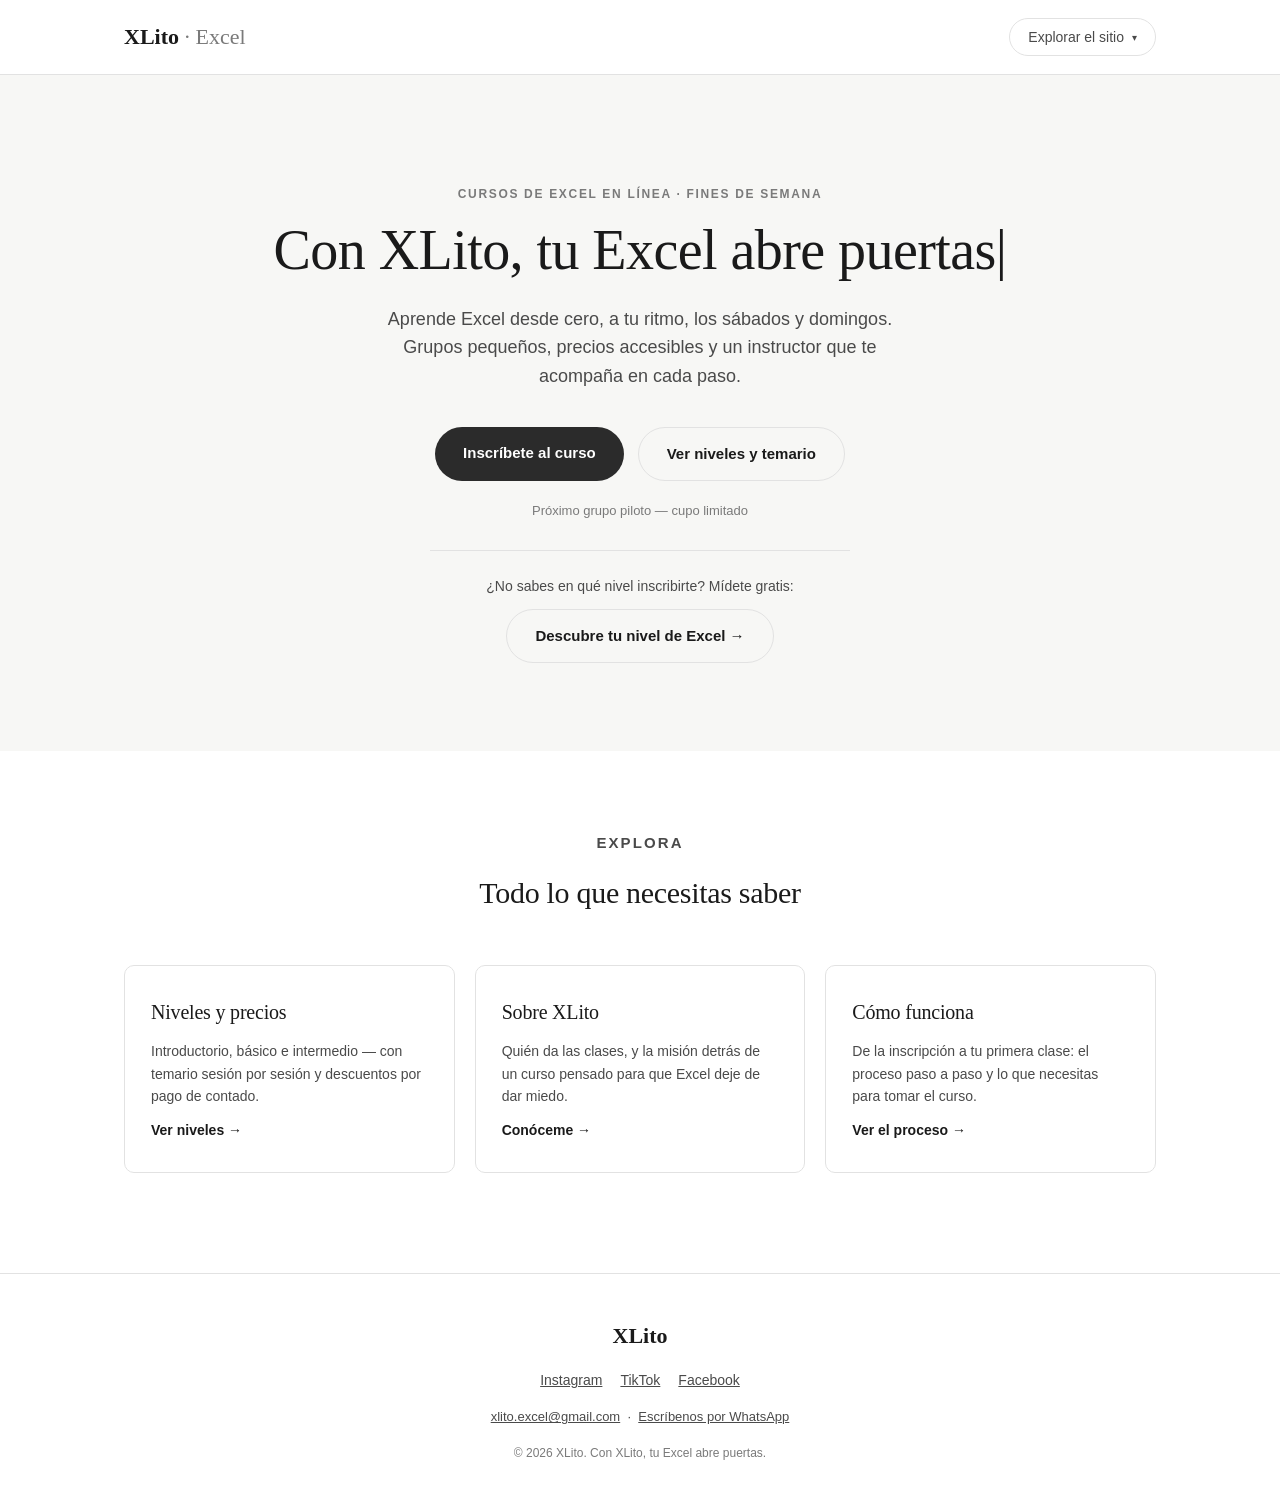
<file: index.html>
<!DOCTYPE html>
<html lang="es">
<head>
<meta charset="UTF-8">
<meta name="viewport" content="width=device-width, initial-scale=1.0">
<title>XLito — Con XLito, tu Excel abre puertas</title>
<link rel="stylesheet" href="styles.css">
<style>
  .hero{padding:110px 0 88px; text-align:center; background:var(--bg-alt);}
  .hero h1{font-size:clamp(34px,5vw,56px); max-width:820px; margin:0 auto 22px; line-height:1.15;}
  .hero p.lead{font-size:18px; color:var(--ink-soft); max-width:560px; margin:0 auto 36px;}
  .hero .cta-row{display:flex; gap:14px; justify-content:center; flex-wrap:wrap;}
  .hero .fine{margin-top:20px; font-size:13px; color:var(--muted);}

  .teaser-grid{display:grid; grid-template-columns:1fr; gap:20px;}
  @media(min-width:760px){.teaser-grid{grid-template-columns:repeat(3,1fr);}}
  .teaser{border:1px solid var(--line); border-radius:var(--radius); padding:30px 26px; display:flex; flex-direction:column; gap:12px;}
  .teaser h3{font-size:20px;}
  .teaser p{font-size:14px; color:var(--ink-soft); flex-grow:1;}
  .teaser a{font-size:14px; font-weight:600; text-decoration:none; color:var(--ink);}
  .teaser a:hover{text-decoration:underline;}
</style>
</head>
<body>

<nav>
  <div class="wrap">
    <a href="index.html" class="logo-mark">XLito <span>· Excel</span></a>
    <div class="nav-menu">
      <button class="nav-menu-btn" id="nav-menu-btn" aria-expanded="false" aria-controls="nav-panel">Explorar el sitio <span class="chev">▾</span></button>
      <div class="nav-panel" id="nav-panel">
        <div><p class="nav-group-title">El curso</p>
          <a href="niveles.html">Niveles, temarios y precios</a>
          <a href="como-funciona.html">Cómo funciona</a>
        </div>
        <div><p class="nav-group-title">Conócenos</p>
          <a href="nosotros.html">Sobre XLito</a>
          <a href="testimonios.html">Testimonios</a>
          <a href="faq.html">Preguntas frecuentes</a>
        </div>
        <div><p class="nav-group-title">Empieza</p>
          <a href="recursos.html">Recursos gratis</a>
          <a href="quiz.html">¿Qué nivel soy?</a>
          <a href="inscripcion.html">Inscripción</a>
        </div>
      </div>
    </div>
    <a href="inscripcion.html" class="btn" style="display:none;" id="nav-cta">Inscríbete</a>
  </div>
</nav>

<header class="hero">
  <div class="wrap">
    <p class="eyebrow">Cursos de Excel en línea · Fines de semana</p>
    <h1 id="hero-title"><span id="hero-title-text"></span><span id="hero-cursor" style="opacity:1;">|</span></h1>
    <p class="lead">Aprende Excel desde cero, a tu ritmo, los sábados y domingos. Grupos pequeños, precios accesibles y un instructor que te acompaña en cada paso.</p>
    <div class="cta-row">
      <a href="inscripcion.html" class="btn">Inscríbete al curso</a>
      <a href="niveles.html" class="btn btn-outline">Ver niveles y temario</a>
    </div>
    <p class="fine">Próximo grupo piloto — cupo limitado</p>
    <div style="margin-top:28px; padding-top:24px; border-top:1px solid var(--line); max-width:420px; margin-left:auto; margin-right:auto;">
      <p style="font-size:14px; color:var(--ink-soft); margin-bottom:12px;">¿No sabes en qué nivel inscribirte? Mídete gratis:</p>
      <a href="quiz.html" class="btn btn-outline">Descubre tu nivel de Excel →</a>
    </div>
  </div>
</header>

<section>
  <div class="wrap">
    <div class="section-head">
      <p class="eyebrow">Explora</p>
      <h2>Todo lo que necesitas saber</h2>
    </div>
    <div class="teaser-grid">
      <div class="teaser">
        <h3>Niveles y precios</h3>
        <p>Introductorio, básico e intermedio — con temario sesión por sesión y descuentos por pago de contado.</p>
        <a href="niveles.html">Ver niveles →</a>
      </div>
      <div class="teaser">
        <h3>Sobre XLito</h3>
        <p>Quién da las clases, y la misión detrás de un curso pensado para que Excel deje de dar miedo.</p>
        <a href="nosotros.html">Conóceme →</a>
      </div>
      <div class="teaser">
        <h3>Cómo funciona</h3>
        <p>De la inscripción a tu primera clase: el proceso paso a paso y lo que necesitas para tomar el curso.</p>
        <a href="como-funciona.html">Ver el proceso →</a>
      </div>
    </div>
  </div>
</section>

<footer>
  <div class="wrap">
    <div class="logo-mark">XLito</div>
    <div class="socials">
      <a href="https://www.instagram.com/xlito_excel" target="_blank" rel="noopener">Instagram</a><a href="https://www.tiktok.com/@xlito_excel" target="_blank" rel="noopener">TikTok</a><a href="https://www.facebook.com/profile.php?id=61592092803394" target="_blank" rel="noopener">Facebook</a>
    </div>
    <p style="font-size:13px; color:var(--ink-soft);"><a href="mailto:xlito.excel@gmail.com">xlito.excel@gmail.com</a> &nbsp;·&nbsp; <a href="https://wa.me/525567896394?text=Hola%2C%20me%20interesa%20el%20curso%20de%20Excel%20de%20XLito" target="_blank" rel="noopener">Escríbenos por WhatsApp</a></p>
    <p class="fine">© 2026 XLito. Con XLito, tu Excel abre puertas.</p>
  </div>
</footer>

<script src="nav.js"></script>
<script src="effects.js"></script>
<script>
(function(){
  var text = 'Con XLito, tu Excel abre puertas';
  var el = document.getElementById('hero-title-text');
  var cursor = document.getElementById('hero-cursor');
  if(!el) return;
  if(window.matchMedia && window.matchMedia('(prefers-reduced-motion: reduce)').matches){
    el.textContent = text;
    cursor.style.display = 'none';
    return;
  }
  var i = 0;
  function type(){
    if(i <= text.length){
      el.textContent = text.slice(0, i);
      i++;
      setTimeout(type, 28);
    } else {
      cursor.style.animation = 'blink 1s step-end infinite';
    }
  }
  setTimeout(type, 250);
})();
</script>
<style>
@keyframes blink{ 50%{ opacity:0; } }
#hero-cursor{ font-weight:300; }
</style>
</body>
</html>
</file>
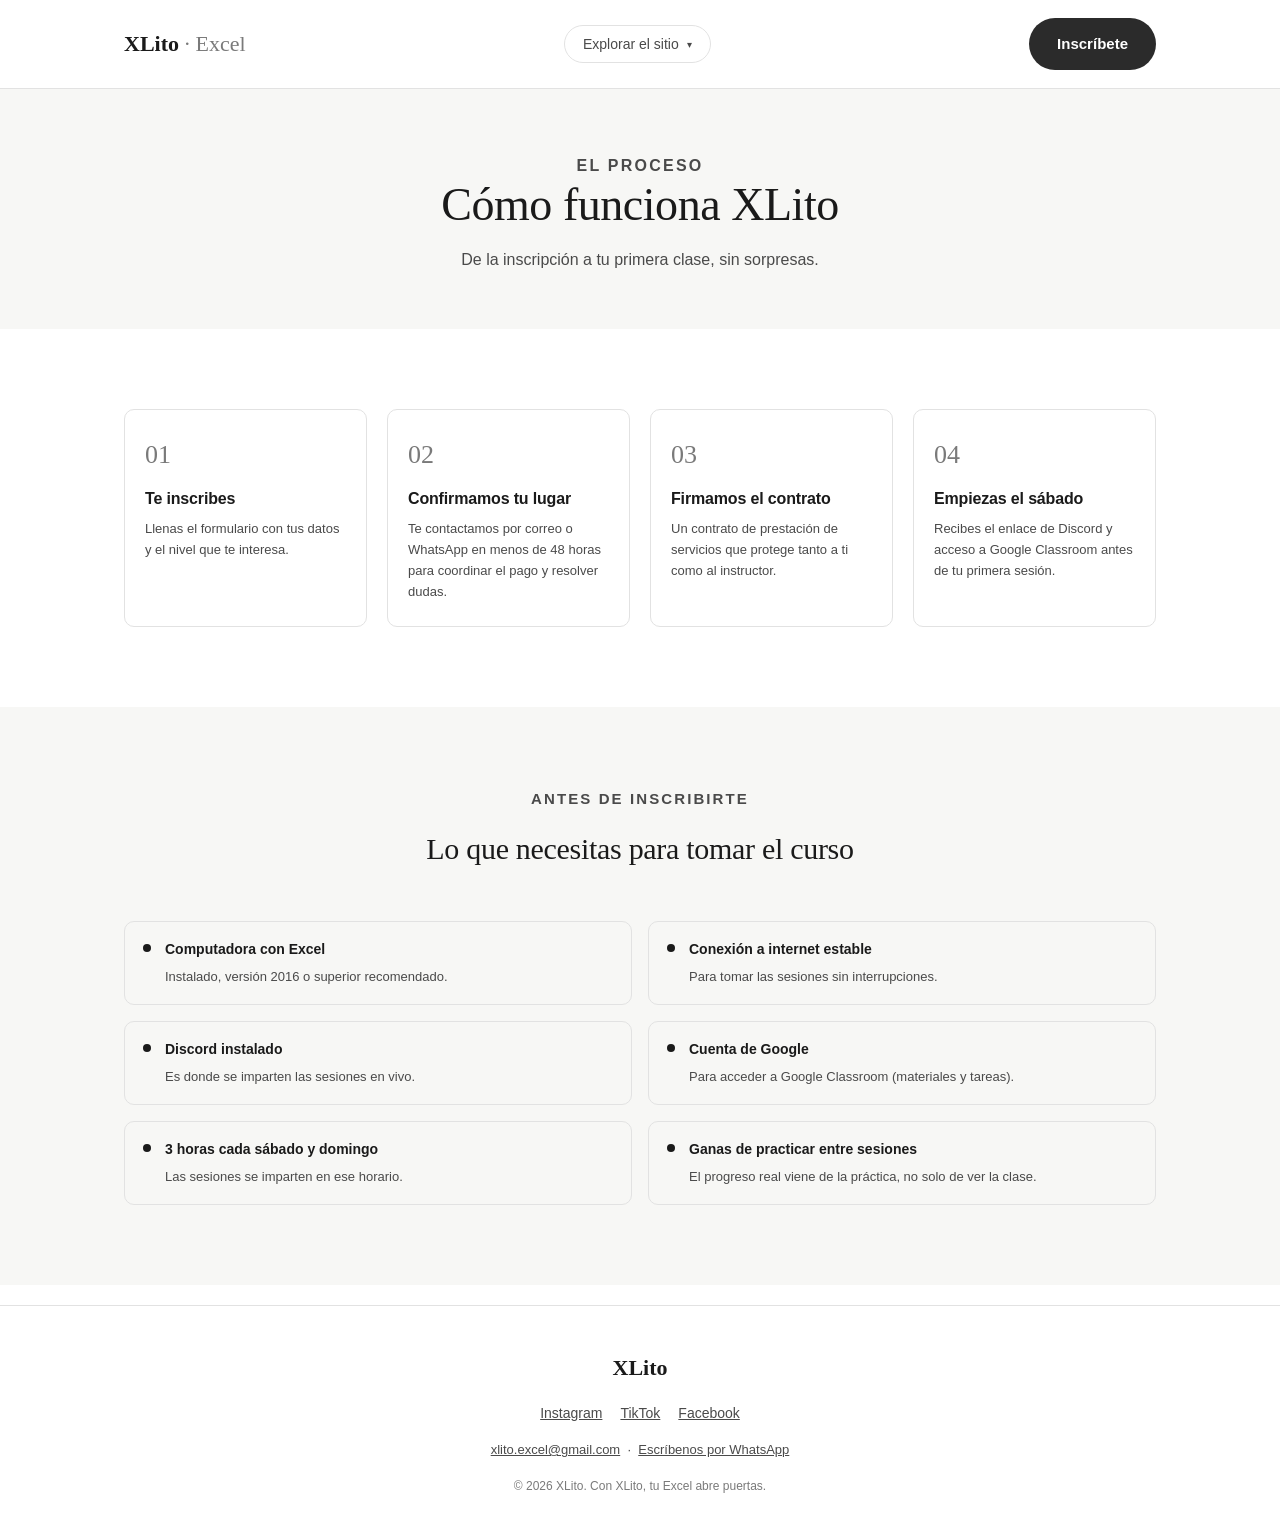
<file: como-funciona.html>
<!DOCTYPE html>
<html lang="es">
<head>
<meta charset="UTF-8">
<meta name="viewport" content="width=device-width, initial-scale=1.0">
<title>Cómo funciona — XLito</title>
<link rel="stylesheet" href="styles.css">
<style>
  .steps{display:grid; grid-template-columns:1fr; gap:20px;}
  @media(min-width:760px){.steps{grid-template-columns:repeat(4,1fr);}}
  .step{border:1px solid var(--line); border-radius:var(--radius); padding:24px 20px;}
  .step .step-num{font-family:var(--serif); font-size:26px; color:var(--muted); margin-bottom:10px;}
  .step h3{font-size:16px; margin-bottom:8px; font-family:var(--sans); font-weight:600;}
  .step p{font-size:13px; color:var(--ink-soft);}

  .req-grid{display:grid; grid-template-columns:1fr; gap:16px;}
  @media(min-width:700px){.req-grid{grid-template-columns:repeat(2,1fr);}}
  .req-item{display:flex; gap:14px; padding:16px 18px; border:1px solid var(--line); border-radius:var(--radius); background:var(--bg-alt);}
  .req-item .dot{width:8px; height:8px; border-radius:50%; background:var(--ink); margin-top:6px; flex-shrink:0;}
  .req-item strong{display:block; font-size:14px; margin-bottom:2px;}
  .req-item span{font-size:13px; color:var(--ink-soft);}
</style>
</head>
<body>

<nav>
  <div class="wrap">
    <a href="index.html" class="logo-mark">XLito <span>· Excel</span></a>
    <div class="nav-menu">
      <button class="nav-menu-btn" id="nav-menu-btn" aria-expanded="false" aria-controls="nav-panel">Explorar el sitio <span class="chev">▾</span></button>
      <div class="nav-panel" id="nav-panel">
        <div><p class="nav-group-title">El curso</p>
          <a href="niveles.html">Niveles, temarios y precios</a>
          <a href="como-funciona.html" class="current">Cómo funciona</a>
        </div>
        <div><p class="nav-group-title">Conócenos</p>
          <a href="nosotros.html">Sobre XLito</a>
          <a href="testimonios.html">Testimonios</a>
          <a href="faq.html">Preguntas frecuentes</a>
        </div>
        <div><p class="nav-group-title">Empieza</p>
          <a href="recursos.html">Recursos gratis</a>
          <a href="quiz.html">¿Qué nivel soy?</a>
          <a href="inscripcion.html">Inscripción</a>
        </div>
      </div>
    </div>
    <a href="inscripcion.html" class="btn">Inscríbete</a>
  </div>
</nav>

<header class="page-hero">
  <div class="wrap">
    <p class="eyebrow">El proceso</p>
    <h1>Cómo funciona XLito</h1>
    <p>De la inscripción a tu primera clase, sin sorpresas.</p>
  </div>
</header>

<section>
  <div class="wrap">
    <div class="steps">
      <div class="step"><div class="step-num">01</div><h3>Te inscribes</h3><p>Llenas el formulario con tus datos y el nivel que te interesa.</p></div>
      <div class="step"><div class="step-num">02</div><h3>Confirmamos tu lugar</h3><p>Te contactamos por correo o WhatsApp en menos de 48 horas para coordinar el pago y resolver dudas.</p></div>
      <div class="step"><div class="step-num">03</div><h3>Firmamos el contrato</h3><p>Un contrato de prestación de servicios que protege tanto a ti como al instructor.</p></div>
      <div class="step"><div class="step-num">04</div><h3>Empiezas el sábado</h3><p>Recibes el enlace de Discord y acceso a Google Classroom antes de tu primera sesión.</p></div>
    </div>
  </div>
</section>

<section style="background:var(--bg-alt);">
  <div class="wrap">
    <div class="section-head">
      <p class="eyebrow">Antes de inscribirte</p>
      <h2>Lo que necesitas para tomar el curso</h2>
    </div>
    <div class="req-grid">
      <div class="req-item"><span class="dot"></span><div><strong>Computadora con Excel</strong><span>Instalado, versión 2016 o superior recomendado.</span></div></div>
      <div class="req-item"><span class="dot"></span><div><strong>Conexión a internet estable</strong><span>Para tomar las sesiones sin interrupciones.</span></div></div>
      <div class="req-item"><span class="dot"></span><div><strong>Discord instalado</strong><span>Es donde se imparten las sesiones en vivo.</span></div></div>
      <div class="req-item"><span class="dot"></span><div><strong>Cuenta de Google</strong><span>Para acceder a Google Classroom (materiales y tareas).</span></div></div>
      <div class="req-item"><span class="dot"></span><div><strong>3 horas cada sábado y domingo</strong><span>Las sesiones se imparten en ese horario.</span></div></div>
      <div class="req-item"><span class="dot"></span><div><strong>Ganas de practicar entre sesiones</strong><span>El progreso real viene de la práctica, no solo de ver la clase.</span></div></div>
    </div>
  </div>
</section>

<footer>
  <div class="wrap">
    <div class="logo-mark">XLito</div>
    <div class="socials"><a href="https://www.instagram.com/xlito_excel" target="_blank" rel="noopener">Instagram</a><a href="https://www.tiktok.com/@xlito_excel" target="_blank" rel="noopener">TikTok</a><a href="https://www.facebook.com/profile.php?id=61592092803394" target="_blank" rel="noopener">Facebook</a></div>
    <p style="font-size:13px; color:var(--ink-soft);"><a href="mailto:xlito.excel@gmail.com">xlito.excel@gmail.com</a> &nbsp;·&nbsp; <a href="https://wa.me/525567896394?text=Hola%2C%20me%20interesa%20el%20curso%20de%20Excel%20de%20XLito" target="_blank" rel="noopener">Escríbenos por WhatsApp</a></p>
    <p class="fine">© 2026 XLito. Con XLito, tu Excel abre puertas.</p>
  </div>
</footer>
<script src="nav.js"></script>
<script src="effects.js"></script>
</body>
</html>
</file>
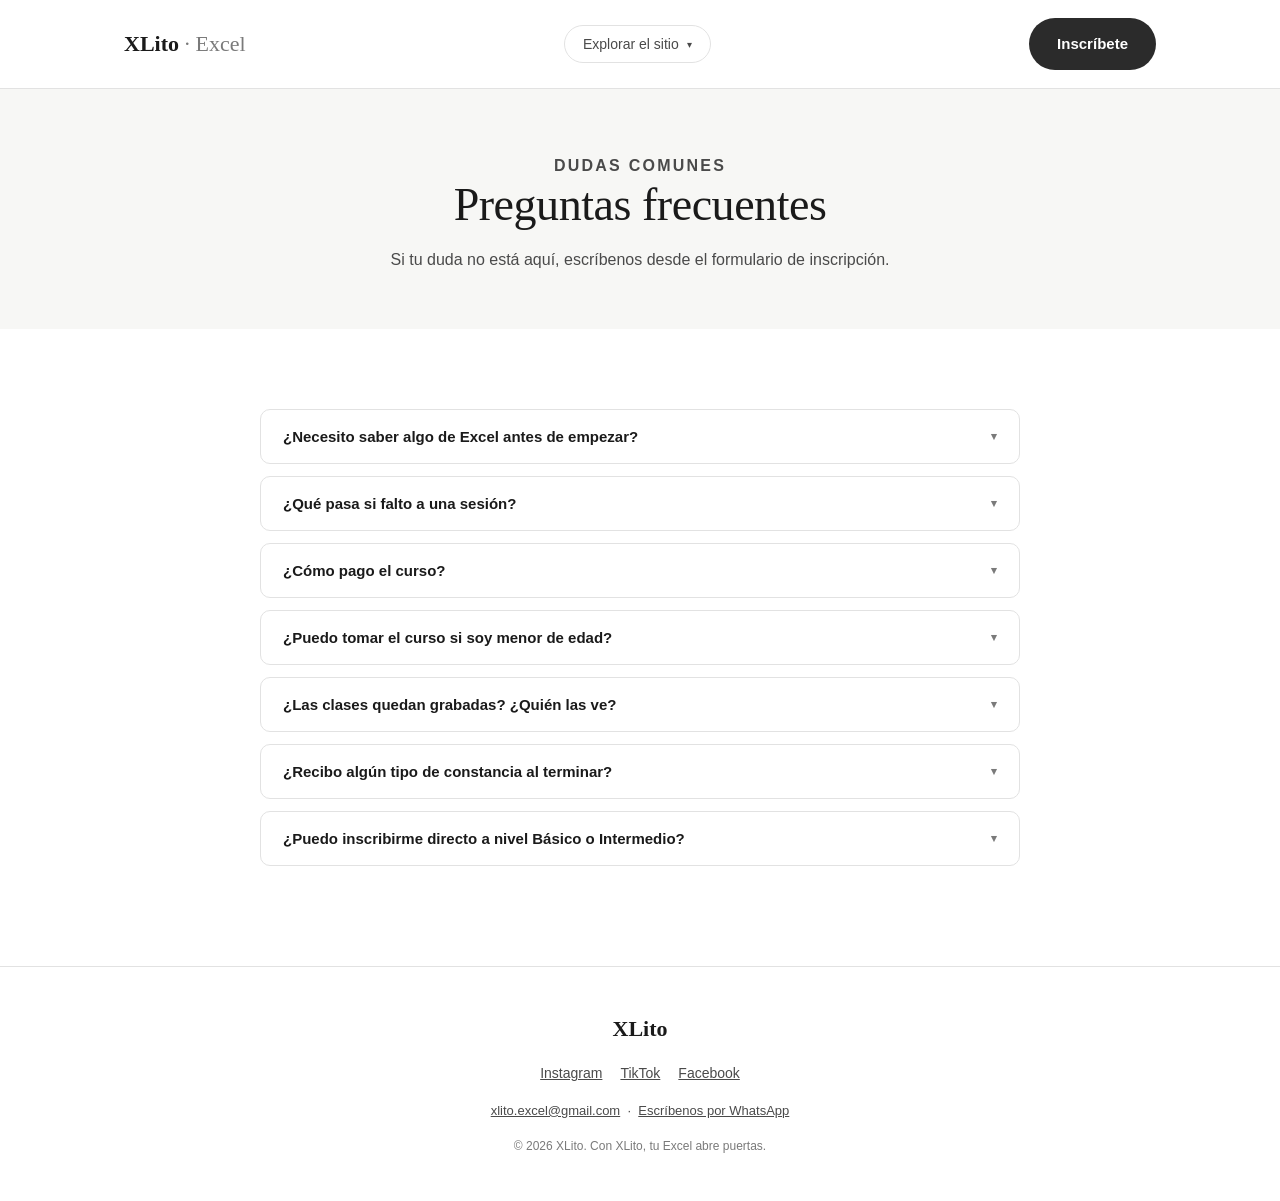
<file: faq.html>
<!DOCTYPE html>
<html lang="es">
<head>
<meta charset="UTF-8">
<meta name="viewport" content="width=device-width, initial-scale=1.0">
<title>Preguntas frecuentes — XLito</title>
<link rel="stylesheet" href="styles.css">
<style>
  .faq-list{max-width:760px; margin:0 auto; display:flex; flex-direction:column; gap:12px;}
  .faq-item{border:1px solid var(--line); border-radius:var(--radius); overflow:hidden;}
  .faq-q{width:100%; text-align:left; background:none; border:none; padding:18px 22px; font-size:15px; font-family:var(--sans); font-weight:600; color:var(--ink); cursor:pointer; display:flex; justify-content:space-between; align-items:center; gap:12px;}
  .faq-q:hover{background:var(--bg-alt);}
  .faq-q .chev{font-size:11px; color:var(--muted); transition:transform .2s ease; flex-shrink:0;}
  .faq-q[aria-expanded="true"] .chev{transform:rotate(180deg);}
  .faq-a{max-height:0; overflow:hidden; transition:max-height .25s ease;}
  .faq-a p{padding:0 22px 18px; font-size:14px; color:var(--ink-soft);}
</style>
</head>
<body>

<nav>
  <div class="wrap">
    <a href="index.html" class="logo-mark">XLito <span>· Excel</span></a>
    <div class="nav-menu">
      <button class="nav-menu-btn" id="nav-menu-btn" aria-expanded="false" aria-controls="nav-panel">Explorar el sitio <span class="chev">▾</span></button>
      <div class="nav-panel" id="nav-panel">
        <div><p class="nav-group-title">El curso</p>
          <a href="niveles.html">Niveles, temarios y precios</a>
          <a href="como-funciona.html">Cómo funciona</a>
        </div>
        <div><p class="nav-group-title">Conócenos</p>
          <a href="nosotros.html">Sobre XLito</a>
          <a href="testimonios.html">Testimonios</a>
          <a href="faq.html" class="current">Preguntas frecuentes</a>
        </div>
        <div><p class="nav-group-title">Empieza</p>
          <a href="recursos.html">Recursos gratis</a>
          <a href="quiz.html">¿Qué nivel soy?</a>
          <a href="inscripcion.html">Inscripción</a>
        </div>
      </div>
    </div>
    <a href="inscripcion.html" class="btn">Inscríbete</a>
  </div>
</nav>

<header class="page-hero">
  <div class="wrap">
    <p class="eyebrow">Dudas comunes</p>
    <h1>Preguntas frecuentes</h1>
    <p>Si tu duda no está aquí, escríbenos desde el formulario de inscripción.</p>
  </div>
</header>

<section>
  <div class="wrap">
    <div class="faq-list" id="faq-list">
      <div class="faq-item">
        <button class="faq-q" aria-expanded="false">¿Necesito saber algo de Excel antes de empezar? <span class="chev">▾</span></button>
        <div class="faq-a"><p>No, el nivel Introductorio está diseñado para quien nunca ha usado Excel o le tiene miedo. Empezamos desde la interfaz básica.</p></div>
      </div>
      <div class="faq-item">
        <button class="faq-q" aria-expanded="false">¿Qué pasa si falto a una sesión? <span class="chev">▾</span></button>
        <div class="faq-a"><p>Todas las sesiones se graban y se comparten con el grupo, así que puedes ponerte al día viendo la grabación. Si necesitas cancelar el curso, aplica la política de reembolsos según el momento en que lo hagas — la puedes revisar en el contrato.</p></div>
      </div>
      <div class="faq-item">
        <button class="faq-q" aria-expanded="false">¿Cómo pago el curso? <span class="chev">▾</span></button>
        <div class="faq-a"><p>Aceptamos efectivo y transferencia. Pagando de contado en una sola exhibición tienes descuento; si prefieres facilidades de pago, también es posible, sin descuento.</p></div>
      </div>
      <div class="faq-item">
        <button class="faq-q" aria-expanded="false">¿Puedo tomar el curso si soy menor de edad? <span class="chev">▾</span></button>
        <div class="faq-a"><p>Sí, aceptamos menores de edad siempre que un padre, madre o tutor firme el contrato y autorice su participación.</p></div>
      </div>
      <div class="faq-item">
        <button class="faq-q" aria-expanded="false">¿Las clases quedan grabadas? ¿Quién las ve? <span class="chev">▾</span></button>
        <div class="faq-a"><p>Sí, se graban con tu consentimiento y se comparten únicamente con el grupo de tu generación, no se publican en ningún otro lugar.</p></div>
      </div>
      <div class="faq-item">
        <button class="faq-q" aria-expanded="false">¿Recibo algún tipo de constancia al terminar? <span class="chev">▾</span></button>
        <div class="faq-a"><p>Sí, al concluir cada nivel recibes una constancia de participación de XLito con el detalle del nivel cursado y las horas completadas.</p></div>
      </div>
      <div class="faq-item">
        <button class="faq-q" aria-expanded="false">¿Puedo inscribirme directo a nivel Básico o Intermedio? <span class="chev">▾</span></button>
        <div class="faq-a"><p>Sí, si ya tienes experiencia previa puedes platicarnos tu nivel en el formulario de inscripción y te orientamos sobre el punto de partida más adecuado.</p></div>
      </div>
    </div>
  </div>
</section>

<footer>
  <div class="wrap">
    <div class="logo-mark">XLito</div>
    <div class="socials"><a href="https://www.instagram.com/xlito_excel" target="_blank" rel="noopener">Instagram</a><a href="https://www.tiktok.com/@xlito_excel" target="_blank" rel="noopener">TikTok</a><a href="https://www.facebook.com/profile.php?id=61592092803394" target="_blank" rel="noopener">Facebook</a></div>
    <p style="font-size:13px; color:var(--ink-soft);"><a href="mailto:xlito.excel@gmail.com">xlito.excel@gmail.com</a> &nbsp;·&nbsp; <a href="https://wa.me/525567896394?text=Hola%2C%20me%20interesa%20el%20curso%20de%20Excel%20de%20XLito" target="_blank" rel="noopener">Escríbenos por WhatsApp</a></p>
    <p class="fine">© 2026 XLito. Con XLito, tu Excel abre puertas.</p>
  </div>
</footer>
<script src="nav.js"></script>
<script src="effects.js"></script>
<script>
  document.querySelectorAll('.faq-q').forEach(function(btn){
    btn.addEventListener('click', function(){
      var item = btn.closest('.faq-item');
      var answer = item.querySelector('.faq-a');
      var isOpen = btn.getAttribute('aria-expanded') === 'true';
      btn.setAttribute('aria-expanded', isOpen ? 'false' : 'true');
      answer.style.maxHeight = isOpen ? '0px' : answer.scrollHeight + 'px';
    });
  });
</script>
</body>
</html>
</file>
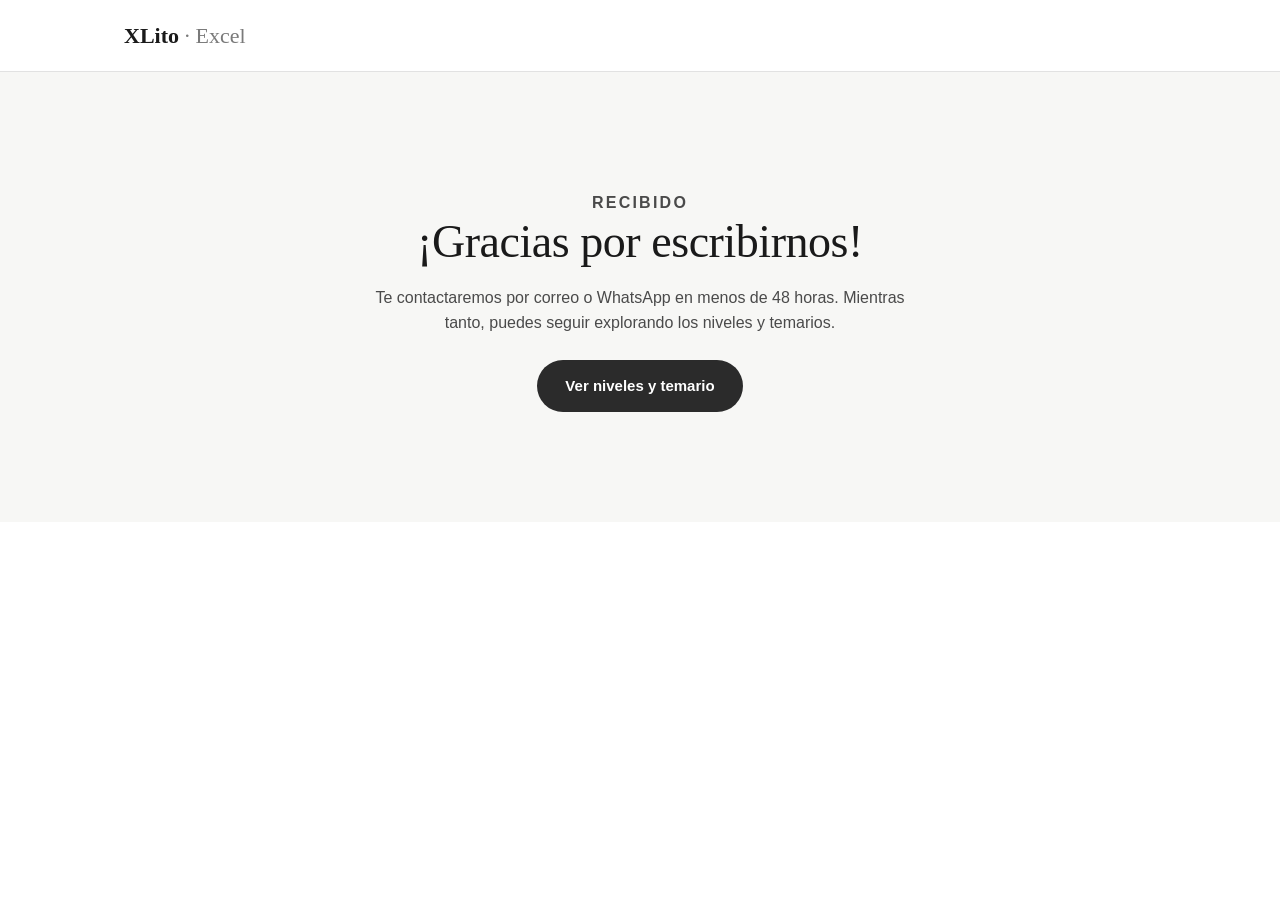
<file: gracias.html>
<!DOCTYPE html>
<html lang="es">
<head>
<meta charset="UTF-8">
<meta name="viewport" content="width=device-width, initial-scale=1.0">
<title>¡Gracias! — XLito</title>
<link rel="stylesheet" href="styles.css">
</head>
<body>
<nav>
  <div class="wrap">
    <a href="index.html" class="logo-mark">XLito <span>· Excel</span></a>
  </div>
</nav>
<header class="page-hero" style="min-height:50vh; display:flex; align-items:center;">
  <div class="wrap">
    <p class="eyebrow">Recibido</p>
    <h1>¡Gracias por escribirnos!</h1>
    <p>Te contactaremos por correo o WhatsApp en menos de 48 horas. Mientras tanto, puedes seguir explorando los niveles y temarios.</p>
    <div style="margin-top:24px;"><a href="niveles.html" class="btn">Ver niveles y temario</a></div>
  </div>
</header>
</body>
</html>
</file>
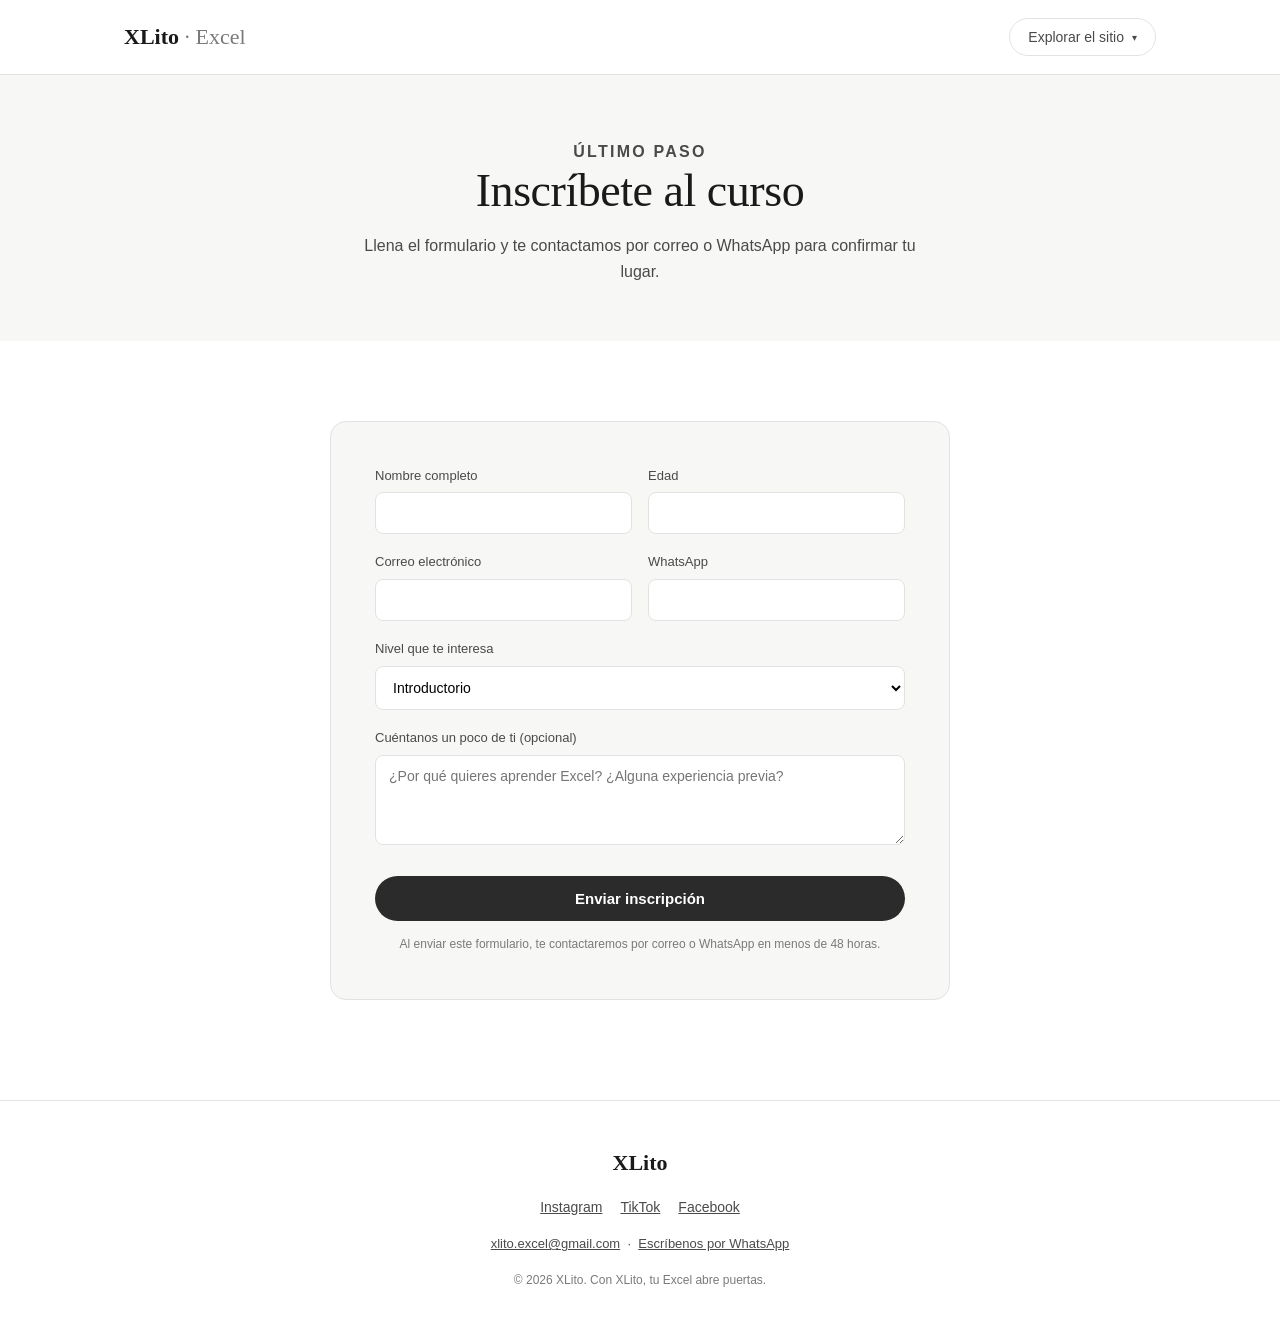
<file: inscripcion.html>
<!DOCTYPE html>
<html lang="es">
<head>
<meta charset="UTF-8">
<meta name="viewport" content="width=device-width, initial-scale=1.0">
<title>Inscripción — XLito</title>
<link rel="stylesheet" href="styles.css">
<style>
  .form-card{max-width:620px; margin:0 auto; border:1px solid var(--line); border-radius:16px; padding:44px; background:var(--bg-alt);}
  .form-row{display:grid; grid-template-columns:1fr; gap:16px;}
  @media(min-width:600px){.form-row.two{grid-template-columns:1fr 1fr;}}
  .form-card label{display:block; font-size:13px; color:var(--ink-soft); margin-bottom:6px;}
  .form-card input,.form-card select,.form-card textarea{width:100%; padding:12px 13px; border:1px solid var(--line); border-radius:8px; font-size:14px; font-family:var(--sans); background:#fff;}
  .form-card textarea{min-height:90px; resize:vertical;}
  .form-card .field{margin-bottom:18px;}
  .form-card .btn{width:100%; text-align:center; margin-top:6px;}
  .form-note{font-size:12px; color:var(--muted); margin-top:14px; text-align:center;}
</style>
</head>
<body>

<nav>
  <div class="wrap">
    <a href="index.html" class="logo-mark">XLito <span>· Excel</span></a>
    <div class="nav-menu">
      <button class="nav-menu-btn" id="nav-menu-btn" aria-expanded="false" aria-controls="nav-panel">Explorar el sitio <span class="chev">▾</span></button>
      <div class="nav-panel" id="nav-panel">
        <div><p class="nav-group-title">El curso</p>
          <a href="niveles.html">Niveles, temarios y precios</a>
          <a href="como-funciona.html">Cómo funciona</a>
        </div>
        <div><p class="nav-group-title">Conócenos</p>
          <a href="nosotros.html">Sobre XLito</a>
          <a href="testimonios.html">Testimonios</a>
          <a href="faq.html">Preguntas frecuentes</a>
        </div>
        <div><p class="nav-group-title">Empieza</p>
          <a href="recursos.html">Recursos gratis</a>
          <a href="quiz.html">¿Qué nivel soy?</a>
          <a href="inscripcion.html" class="current">Inscripción</a>
        </div>
      </div>
    </div>
  </div>
</nav>

<header class="page-hero">
  <div class="wrap">
    <p class="eyebrow">Último paso</p>
    <h1>Inscríbete al curso</h1>
    <p>Llena el formulario y te contactamos por correo o WhatsApp para confirmar tu lugar.</p>
  </div>
</header>

<section>
  <div class="wrap">
    <form class="form-card" action="https://formsubmit.co/xlito.excel@gmail.com" method="POST">
      <input type="hidden" name="_subject" value="Nueva inscripción — XLito">
      <input type="hidden" name="_template" value="table">
      <input type="hidden" name="_captcha" value="false">
      <input type="hidden" name="_next" value="https://xlitoexcel.github.io/Sitio-web-XLito/gracias.html">
      <div class="form-row two">
        <div class="field"><label for="nombre">Nombre completo</label><input id="nombre" name="Nombre" type="text" required></div>
        <div class="field"><label for="edad">Edad</label><input id="edad" name="Edad" type="number" min="1" required></div>
      </div>
      <div class="form-row two">
        <div class="field"><label for="correo">Correo electrónico</label><input id="correo" name="Correo" type="email" required></div>
        <div class="field"><label for="telefono">WhatsApp</label><input id="telefono" name="WhatsApp" type="tel" required></div>
      </div>
      <div class="field">
        <label for="nivel">Nivel que te interesa</label>
        <select id="nivel" name="Nivel de interes">
          <option>Introductorio</option>
          <option>Básico</option>
          <option>Intermedio</option>
          <option>Aún no lo sé, quiero que me orienten</option>
        </select>
      </div>
      <div class="field">
        <label for="comentarios">Cuéntanos un poco de ti (opcional)</label>
        <textarea id="comentarios" name="Comentarios" placeholder="¿Por qué quieres aprender Excel? ¿Alguna experiencia previa?"></textarea>
      </div>
      <button class="btn" type="submit">Enviar inscripción</button>
      <p class="form-note">Al enviar este formulario, te contactaremos por correo o WhatsApp en menos de 48 horas.</p>
    </form>
  </div>
</section>

<footer>
  <div class="wrap">
    <div class="logo-mark">XLito</div>
    <div class="socials"><a href="https://www.instagram.com/xlito_excel" target="_blank" rel="noopener">Instagram</a><a href="https://www.tiktok.com/@xlito_excel" target="_blank" rel="noopener">TikTok</a><a href="https://www.facebook.com/profile.php?id=61592092803394" target="_blank" rel="noopener">Facebook</a></div>
    <p style="font-size:13px; color:var(--ink-soft);"><a href="mailto:xlito.excel@gmail.com">xlito.excel@gmail.com</a> &nbsp;·&nbsp; <a href="https://wa.me/525567896394?text=Hola%2C%20me%20interesa%20el%20curso%20de%20Excel%20de%20XLito" target="_blank" rel="noopener">Escríbenos por WhatsApp</a></p>
    <p class="fine">© 2026 XLito. Con XLito, tu Excel abre puertas.</p>
  </div>
</footer>
<script src="nav.js"></script>
<script src="effects.js"></script>
</body>
</html>
</file>
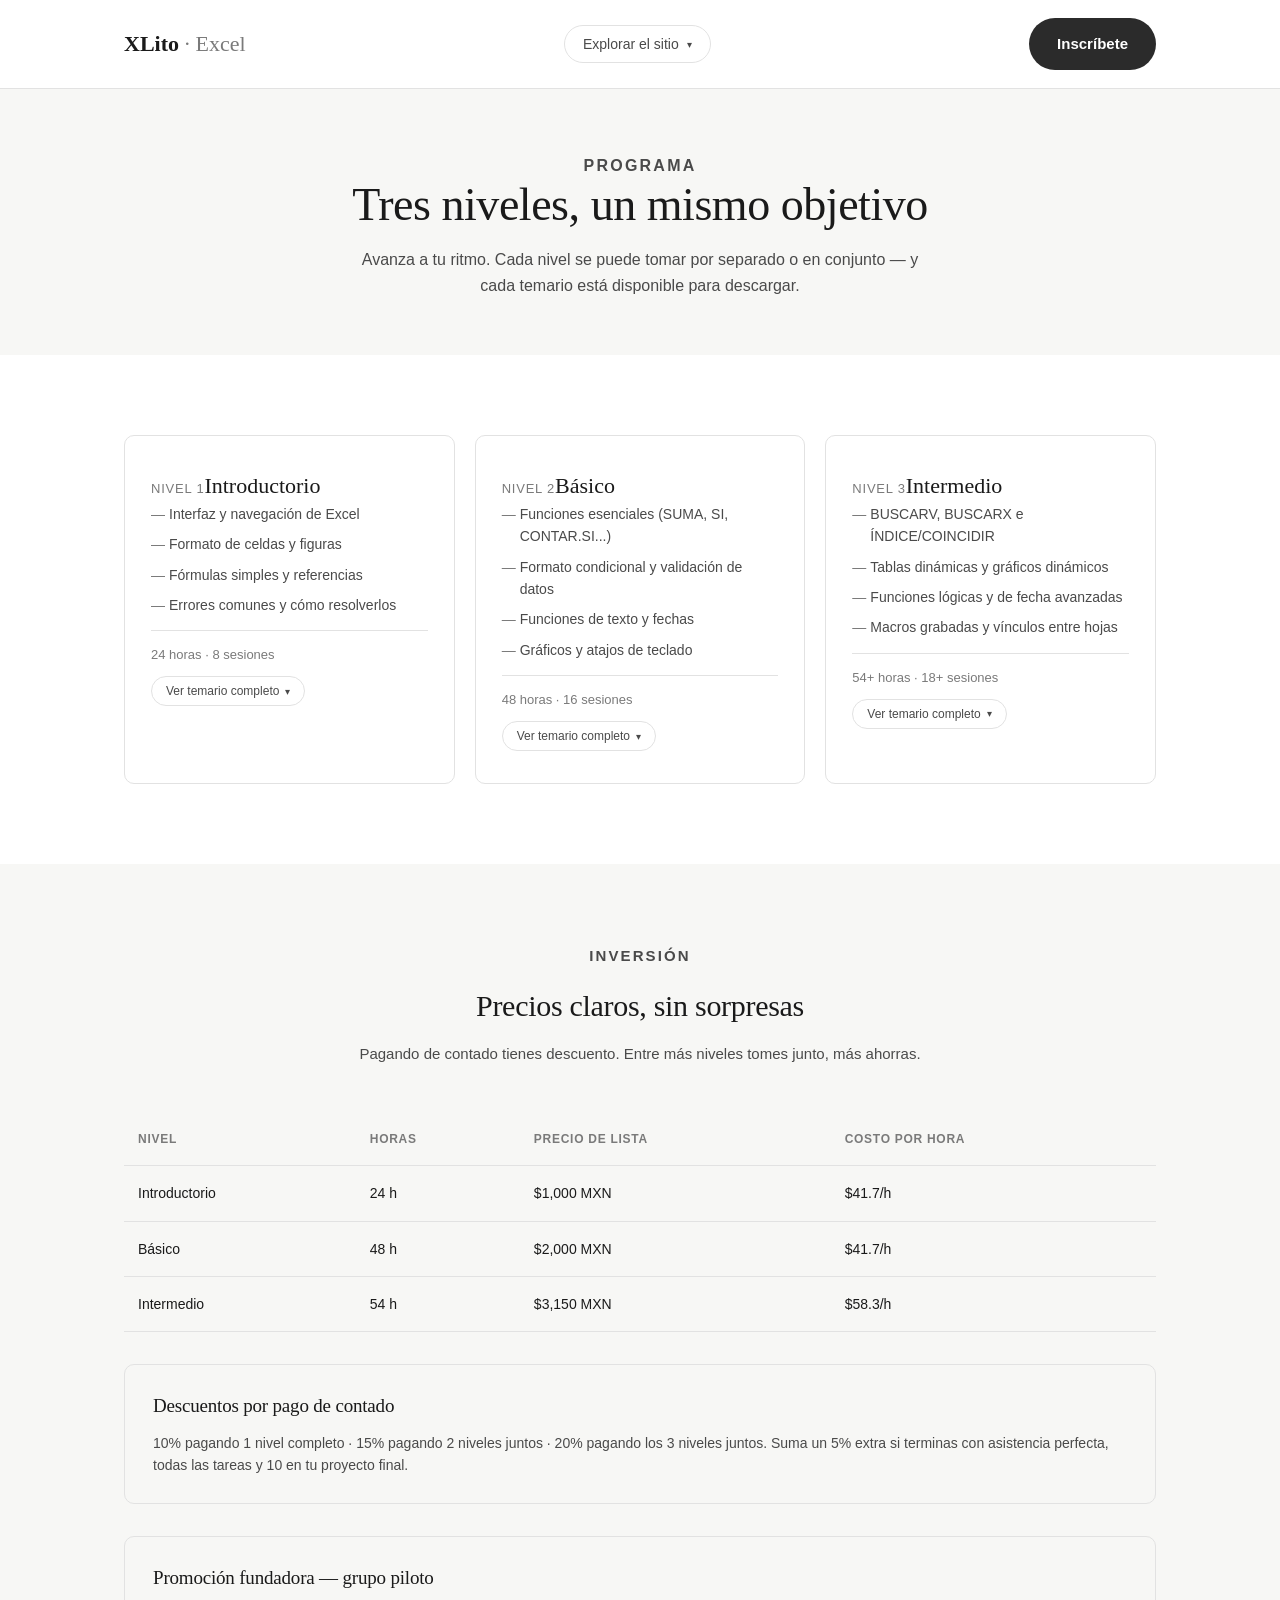
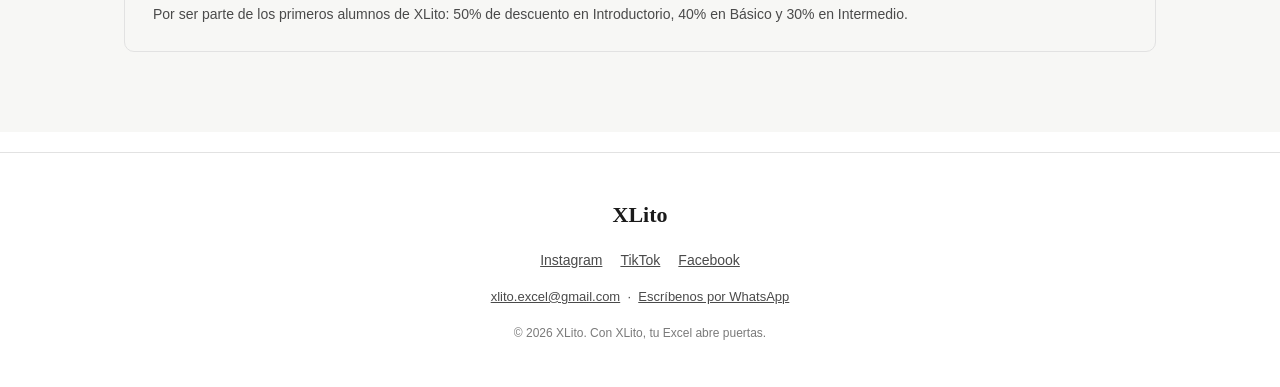
<file: niveles.html>
<!DOCTYPE html>
<html lang="es">
<head>
<meta charset="UTF-8">
<meta name="viewport" content="width=device-width, initial-scale=1.0">
<title>Niveles y precios — XLito</title>
<link rel="stylesheet" href="styles.css">
<style>
  .levels{display:grid; grid-template-columns:1fr; gap:20px;}
  @media(min-width:760px){.levels{grid-template-columns:repeat(3,1fr);}}
  .level-card{grid-column:span 1; border:1px solid var(--line); border-radius:var(--radius); padding:32px 26px; background:var(--bg); display:flex; flex-direction:column; gap:14px;}
  .level-card.expanded{grid-column:1 / -1;}
  .level-card.expanded .lvl-top{display:grid; grid-template-columns:1fr; gap:14px;}
  @media(min-width:760px){.level-card.expanded .lvl-top{grid-template-columns:260px 1fr;}}
  .level-card .lvl-name{font-family:var(--serif); font-size:22px;}
  .level-card .lvl-meta{font-size:13px; color:var(--muted); text-transform:uppercase; letter-spacing:.06em;}
  .level-card ul{list-style:none; font-size:14px; color:var(--ink-soft); display:flex; flex-direction:column; gap:8px;}
  .level-card ul li{padding-left:18px; position:relative;}
  .level-card ul li::before{content:"—"; position:absolute; left:0; color:var(--muted);}
  .level-card .lvl-hours{padding-top:14px; border-top:1px solid var(--line); font-size:13px; color:var(--muted); display:flex; justify-content:space-between; align-items:center; gap:10px; flex-wrap:wrap;}
  .toggle-syllabus{background:none; border:1px solid var(--line); border-radius:999px; padding:7px 14px; font-size:12px; font-family:var(--sans); color:var(--ink-soft); cursor:pointer; display:inline-flex; align-items:center; gap:6px; white-space:nowrap;}
  .toggle-syllabus:hover{background:var(--bg-alt);}
  .toggle-syllabus .chev{transition:transform .2s ease; font-size:10px;}
  .toggle-syllabus[aria-expanded="true"] .chev{transform:rotate(180deg);}
  .syllabus{grid-column:1 / -1; margin-top:8px; border-top:1px solid var(--line); padding-top:24px; display:none;}
  .syllabus.open{display:block;}
  .syllabus-grid{display:grid; grid-template-columns:1fr; gap:10px;}
  @media(min-width:700px){.syllabus-grid{grid-template-columns:1fr 1fr;}}
  .syl-row{display:flex; gap:14px; padding:12px 14px; border:1px solid var(--line); border-radius:8px; background:var(--bg-alt); font-size:13px;}
  .syl-row .syl-num{font-family:var(--serif); font-size:15px; color:var(--muted); min-width:26px; flex-shrink:0;}
  .syl-row .syl-content strong{display:block; font-size:13px; color:var(--ink); margin-bottom:2px;}
  .syl-row .syl-content span{color:var(--ink-soft); font-size:12px;}
  .dl-row{margin-top:16px;}
  .dl-link{display:inline-flex; align-items:center; gap:6px; font-size:13px; color:var(--ink-soft); text-decoration:none; border:1px solid var(--line); border-radius:999px; padding:8px 16px;}
  .dl-link:hover{background:var(--bg-alt); color:var(--ink);}

  .price-table{width:100%; border-collapse:collapse; font-size:14px;}
  .price-table th,.price-table td{padding:16px 14px; text-align:left; border-bottom:1px solid var(--line);}
  .price-table th{font-size:12px; text-transform:uppercase; letter-spacing:.06em; color:var(--muted); font-weight:600;}
  .price-table td.num{font-variant-numeric:tabular-nums;}
  .promo-box{margin-top:32px; padding:26px 28px; border-radius:var(--radius); background:var(--bg-alt); border:1px solid var(--line);}
  .promo-box h3{font-family:var(--serif); font-size:19px; margin-bottom:10px;}
  .promo-box p{font-size:14px; color:var(--ink-soft);}
</style>
</head>
<body>

<nav>
  <div class="wrap">
    <a href="index.html" class="logo-mark">XLito <span>· Excel</span></a>
    <div class="nav-menu">
      <button class="nav-menu-btn" id="nav-menu-btn" aria-expanded="false" aria-controls="nav-panel">Explorar el sitio <span class="chev">▾</span></button>
      <div class="nav-panel" id="nav-panel">
        <div><p class="nav-group-title">El curso</p>
          <a href="niveles.html" class="current">Niveles, temarios y precios</a>
          <a href="como-funciona.html">Cómo funciona</a>
        </div>
        <div><p class="nav-group-title">Conócenos</p>
          <a href="nosotros.html">Sobre XLito</a>
          <a href="testimonios.html">Testimonios</a>
          <a href="faq.html">Preguntas frecuentes</a>
        </div>
        <div><p class="nav-group-title">Empieza</p>
          <a href="recursos.html">Recursos gratis</a>
          <a href="quiz.html">¿Qué nivel soy?</a>
          <a href="inscripcion.html">Inscripción</a>
        </div>
      </div>
    </div>
    <a href="inscripcion.html" class="btn">Inscríbete</a>
  </div>
</nav>

<header class="page-hero">
  <div class="wrap">
    <p class="eyebrow">Programa</p>
    <h1>Tres niveles, un mismo objetivo</h1>
    <p>Avanza a tu ritmo. Cada nivel se puede tomar por separado o en conjunto — y cada temario está disponible para descargar.</p>
  </div>
</header>

<section id="niveles">
  <div class="wrap">
    <div class="levels" id="levels-grid">

      <div class="level-card" data-level="introductorio">
        <div class="lvl-top">
          <div><span class="lvl-meta">Nivel 1</span><span class="lvl-name">Introductorio</span></div>
          <ul>
            <li>Interfaz y navegación de Excel</li>
            <li>Formato de celdas y figuras</li>
            <li>Fórmulas simples y referencias</li>
            <li>Errores comunes y cómo resolverlos</li>
          </ul>
        </div>
        <div class="lvl-hours">
          <span>24 horas · 8 sesiones</span>
          <button class="toggle-syllabus" aria-expanded="false">Ver temario completo <span class="chev">▾</span></button>
        </div>
        <div class="syllabus">
          <div class="syllabus-grid">
            <div class="syl-row"><span class="syl-num">01</span><div class="syl-content"><strong>Interfaz de Excel</strong><span>Cinta de opciones, barra de acceso rápido, libro vs. hoja</span></div></div>
            <div class="syl-row"><span class="syl-num">02</span><div class="syl-content"><strong>Figuras e inserción</strong><span>Formas, cuadros de texto, imágenes — práctica libre</span></div></div>
            <div class="syl-row"><span class="syl-num">03</span><div class="syl-content"><strong>Selección y edición</strong><span>Rangos, autorrelleno, deshacer/rehacer, atajos básicos</span></div></div>
            <div class="syl-row"><span class="syl-num">04</span><div class="syl-content"><strong>Formato de celdas</strong><span>Bordes, relleno, alineación, combinar celdas</span></div></div>
            <div class="syl-row"><span class="syl-num">05</span><div class="syl-content"><strong>Congelar paneles</strong><span>Repaso y consolidación de lo visto</span></div></div>
            <div class="syl-row"><span class="syl-num">06</span><div class="syl-content"><strong>Fórmulas simples</strong><span>Suma, resta, multiplicación, referencias de celda</span></div></div>
            <div class="syl-row"><span class="syl-num">07</span><div class="syl-content"><strong>Práctica de fórmulas</strong><span>Errores comunes: #REF!, #VALOR!, #DIV/0!</span></div></div>
            <div class="syl-row"><span class="syl-num">08</span><div class="syl-content"><strong>Cierre del nivel</strong><span>Formatos de archivo, guardar vs. guardar como, proyecto final</span></div></div>
          </div>
          <div class="dl-row"><a class="dl-link" href="pdfs/XLito-Temario-Introductorio.pdf" download>⬇ Descargar temario en PDF</a></div>
        </div>
      </div>

      <div class="level-card" data-level="basico">
        <div class="lvl-top">
          <div><span class="lvl-meta">Nivel 2</span><span class="lvl-name">Básico</span></div>
          <ul>
            <li>Funciones esenciales (SUMA, SI, CONTAR.SI...)</li>
            <li>Formato condicional y validación de datos</li>
            <li>Funciones de texto y fechas</li>
            <li>Gráficos y atajos de teclado</li>
          </ul>
        </div>
        <div class="lvl-hours">
          <span>48 horas · 16 sesiones</span>
          <button class="toggle-syllabus" aria-expanded="false">Ver temario completo <span class="chev">▾</span></button>
        </div>
        <div class="syllabus">
          <div class="syllabus-grid">
            <div class="syl-row"><span class="syl-num">01</span><div class="syl-content"><strong>Ordenar y filtrar</strong><span>Trabajo con tablas (Ctrl+T)</span></div></div>
            <div class="syl-row"><span class="syl-num">02</span><div class="syl-content"><strong>Imprimir y márgenes</strong><span>Configuración de página</span></div></div>
            <div class="syl-row"><span class="syl-num">03</span><div class="syl-content"><strong>Funciones esenciales I</strong><span>SUMA, PROMEDIO, CONTAR</span></div></div>
            <div class="syl-row"><span class="syl-num">04</span><div class="syl-content"><strong>Funciones esenciales II</strong><span>SI, Y, O</span></div></div>
            <div class="syl-row"><span class="syl-num">05</span><div class="syl-content"><strong>Referencias y fechas</strong><span>Relativas/absolutas ($), formato básico de fecha</span></div></div>
            <div class="syl-row"><span class="syl-num">06</span><div class="syl-content"><strong>Funciones condicionales</strong><span>CONTAR.SI, SUMAR.SI, SI.ERROR</span></div></div>
            <div class="syl-row"><span class="syl-num">07</span><div class="syl-content"><strong>Formato condicional</strong><span>Resaltar datos según reglas</span></div></div>
            <div class="syl-row"><span class="syl-num">08</span><div class="syl-content"><strong>Validación de datos</strong><span>Listas y reglas de entrada</span></div></div>
            <div class="syl-row"><span class="syl-num">09</span><div class="syl-content"><strong>Gráficos básicos</strong><span>Barras, líneas, pastel</span></div></div>
            <div class="syl-row"><span class="syl-num">10</span><div class="syl-content"><strong>Funciones de texto I</strong><span>CONCATENAR, "&", MAYUSC/minusc, NOMPROPIO</span></div></div>
            <div class="syl-row"><span class="syl-num">11</span><div class="syl-content"><strong>Funciones de texto II</strong><span>IZQUIERDA/DERECHA, ESPACIOS, ÚNICOS</span></div></div>
            <div class="syl-row"><span class="syl-num">12</span><div class="syl-content"><strong>Práctica extendida</strong><span>Refuerzo de funciones de texto</span></div></div>
            <div class="syl-row"><span class="syl-num">13</span><div class="syl-content"><strong>Atajos de teclado</strong><span>Agilizando el trabajo diario</span></div></div>
            <div class="syl-row"><span class="syl-num">14</span><div class="syl-content"><strong>Consolidación</strong><span>Repaso general del nivel</span></div></div>
            <div class="syl-row"><span class="syl-num">15</span><div class="syl-content"><strong>Práctica libre</strong><span>Dudas y caso integrador guiado</span></div></div>
            <div class="syl-row"><span class="syl-num">16</span><div class="syl-content"><strong>Cierre del nivel</strong><span>Proyecto final integrador</span></div></div>
          </div>
          <div class="dl-row"><a class="dl-link" href="pdfs/XLito-Temario-Basico.pdf" download>⬇ Descargar temario en PDF</a></div>
        </div>
      </div>

      <div class="level-card" data-level="intermedio">
        <div class="lvl-top">
          <div><span class="lvl-meta">Nivel 3</span><span class="lvl-name">Intermedio</span></div>
          <ul>
            <li>BUSCARV, BUSCARX e ÍNDICE/COINCIDIR</li>
            <li>Tablas dinámicas y gráficos dinámicos</li>
            <li>Funciones lógicas y de fecha avanzadas</li>
            <li>Macros grabadas y vínculos entre hojas</li>
          </ul>
        </div>
        <div class="lvl-hours">
          <span>54+ horas · 18+ sesiones</span>
          <button class="toggle-syllabus" aria-expanded="false">Ver temario completo <span class="chev">▾</span></button>
        </div>
        <div class="syllabus">
          <div class="syllabus-grid">
            <div class="syl-row"><span class="syl-num">01</span><div class="syl-content"><strong>BUSCARV</strong><span>Búsqueda de datos entre tablas y hojas</span></div></div>
            <div class="syl-row"><span class="syl-num">02</span><div class="syl-content"><strong>BUSCARX a fondo</strong><span>La evolución de BUSCARV/BUSCARH — más flexible y directa</span></div></div>
            <div class="syl-row"><span class="syl-num">03</span><div class="syl-content"><strong>ÍNDICE/COINCIDIR</strong><span>Otra filosofía de búsqueda, más flexible</span></div></div>
            <div class="syl-row"><span class="syl-num">04</span><div class="syl-content"><strong>Práctica comparada</strong><span>BUSCARV vs. ÍNDICE/COINCIDIR</span></div></div>
            <div class="syl-row"><span class="syl-num">05</span><div class="syl-content"><strong>Tablas dinámicas I</strong><span>Crear tablas: filas, columnas, valores, filtros</span></div></div>
            <div class="syl-row"><span class="syl-num">06</span><div class="syl-content"><strong>Tablas dinámicas II</strong><span>Segmentadores, agrupar datos, formato de valores</span></div></div>
            <div class="syl-row"><span class="syl-num">07</span><div class="syl-content"><strong>Gráficos dinámicos</strong><span>Y nombres de rango</span></div></div>
            <div class="syl-row"><span class="syl-num">08</span><div class="syl-content"><strong>Condiciones múltiples</strong><span>SUMAR.SI.CONJUNTO, CONTAR.SI.CONJUNTO</span></div></div>
            <div class="syl-row"><span class="syl-num">09</span><div class="syl-content"><strong>SI anidado</strong><span>Combinando varias condiciones</span></div></div>
            <div class="syl-row"><span class="syl-num">10</span><div class="syl-content"><strong>Práctica lógica</strong><span>Funciones condicionales combinadas</span></div></div>
            <div class="syl-row"><span class="syl-num">11</span><div class="syl-content"><strong>Funciones de fecha I</strong><span>HOY, AÑO/MES/DÍA</span></div></div>
            <div class="syl-row"><span class="syl-num">12</span><div class="syl-content"><strong>Funciones de fecha II</strong><span>DIAS.LAB y diferencia entre fechas</span></div></div>
            <div class="syl-row"><span class="syl-num">13</span><div class="syl-content"><strong>CARACTER y CÓDIGO</strong><span>Funciones de texto ligadas a Unicode</span></div></div>
            <div class="syl-row"><span class="syl-num">14</span><div class="syl-content"><strong>Macros grabadas I</strong><span>Grabar una macro y ejecutarla</span></div></div>
            <div class="syl-row"><span class="syl-num">15</span><div class="syl-content"><strong>Macros grabadas II</strong><span>Editar macros y casos de uso reales</span></div></div>
            <div class="syl-row"><span class="syl-num">16</span><div class="syl-content"><strong>Vínculos entre hojas</strong><span>Y entre libros</span></div></div>
            <div class="syl-row"><span class="syl-num">17</span><div class="syl-content"><strong>Consolidación</strong><span>Práctica general del nivel</span></div></div>
            <div class="syl-row"><span class="syl-num">18</span><div class="syl-content"><strong>Cierre del nivel</strong><span>Proyecto final integrador</span></div></div>
          </div>
          <div class="dl-row"><a class="dl-link" href="pdfs/XLito-Temario-Intermedio.pdf" download>⬇ Descargar temario en PDF</a></div>
        </div>
      </div>

    </div>
  </div>
</section>

<section id="precios" style="background:var(--bg-alt);">
  <div class="wrap">
    <div class="section-head">
      <p class="eyebrow">Inversión</p>
      <h2>Precios claros, sin sorpresas</h2>
      <p>Pagando de contado tienes descuento. Entre más niveles tomes junto, más ahorras.</p>
    </div>
    <table class="price-table">
      <thead><tr><th>Nivel</th><th>Horas</th><th>Precio de lista</th><th>Costo por hora</th></tr></thead>
      <tbody>
        <tr><td>Introductorio</td><td class="num">24 h</td><td class="num">$1,000 MXN</td><td class="num">$41.7/h</td></tr>
        <tr><td>Básico</td><td class="num">48 h</td><td class="num">$2,000 MXN</td><td class="num">$41.7/h</td></tr>
        <tr><td>Intermedio</td><td class="num">54 h</td><td class="num">$3,150 MXN</td><td class="num">$58.3/h</td></tr>
      </tbody>
    </table>
    <div class="promo-box">
      <h3>Descuentos por pago de contado</h3>
      <p>10% pagando 1 nivel completo · 15% pagando 2 niveles juntos · 20% pagando los 3 niveles juntos. Suma un 5% extra si terminas con asistencia perfecta, todas las tareas y 10 en tu proyecto final.</p>
    </div>
    <div class="promo-box">
      <h3>Promoción fundadora — grupo piloto</h3>
      <p>Por ser parte de los primeros alumnos de XLito: 50% de descuento en Introductorio, 40% en Básico y 30% en Intermedio.</p>
    </div>
  </div>
</section>

<footer>
  <div class="wrap">
    <div class="logo-mark">XLito</div>
    <div class="socials"><a href="https://www.instagram.com/xlito_excel" target="_blank" rel="noopener">Instagram</a><a href="https://www.tiktok.com/@xlito_excel" target="_blank" rel="noopener">TikTok</a><a href="https://www.facebook.com/profile.php?id=61592092803394" target="_blank" rel="noopener">Facebook</a></div>
    <p style="font-size:13px; color:var(--ink-soft);"><a href="mailto:xlito.excel@gmail.com">xlito.excel@gmail.com</a> &nbsp;·&nbsp; <a href="https://wa.me/525567896394?text=Hola%2C%20me%20interesa%20el%20curso%20de%20Excel%20de%20XLito" target="_blank" rel="noopener">Escríbenos por WhatsApp</a></p>
    <p class="fine">© 2026 XLito. Con XLito, tu Excel abre puertas.</p>
  </div>
</footer>

<script src="nav.js"></script>
<script src="effects.js"></script>
<script>
  document.querySelectorAll('.toggle-syllabus').forEach(function(btn){
    btn.addEventListener('click', function(){
      var card = btn.closest('.level-card');
      var panel = card.querySelector('.syllabus');
      var isOpen = panel.classList.toggle('open');
      card.classList.toggle('expanded', isOpen);
      btn.setAttribute('aria-expanded', isOpen ? 'true' : 'false');
      btn.innerHTML = isOpen ? 'Ocultar temario <span class="chev">▾</span>' : 'Ver temario completo <span class="chev">▾</span>';
    });
  });
</script>
</body>
</html>
</file>
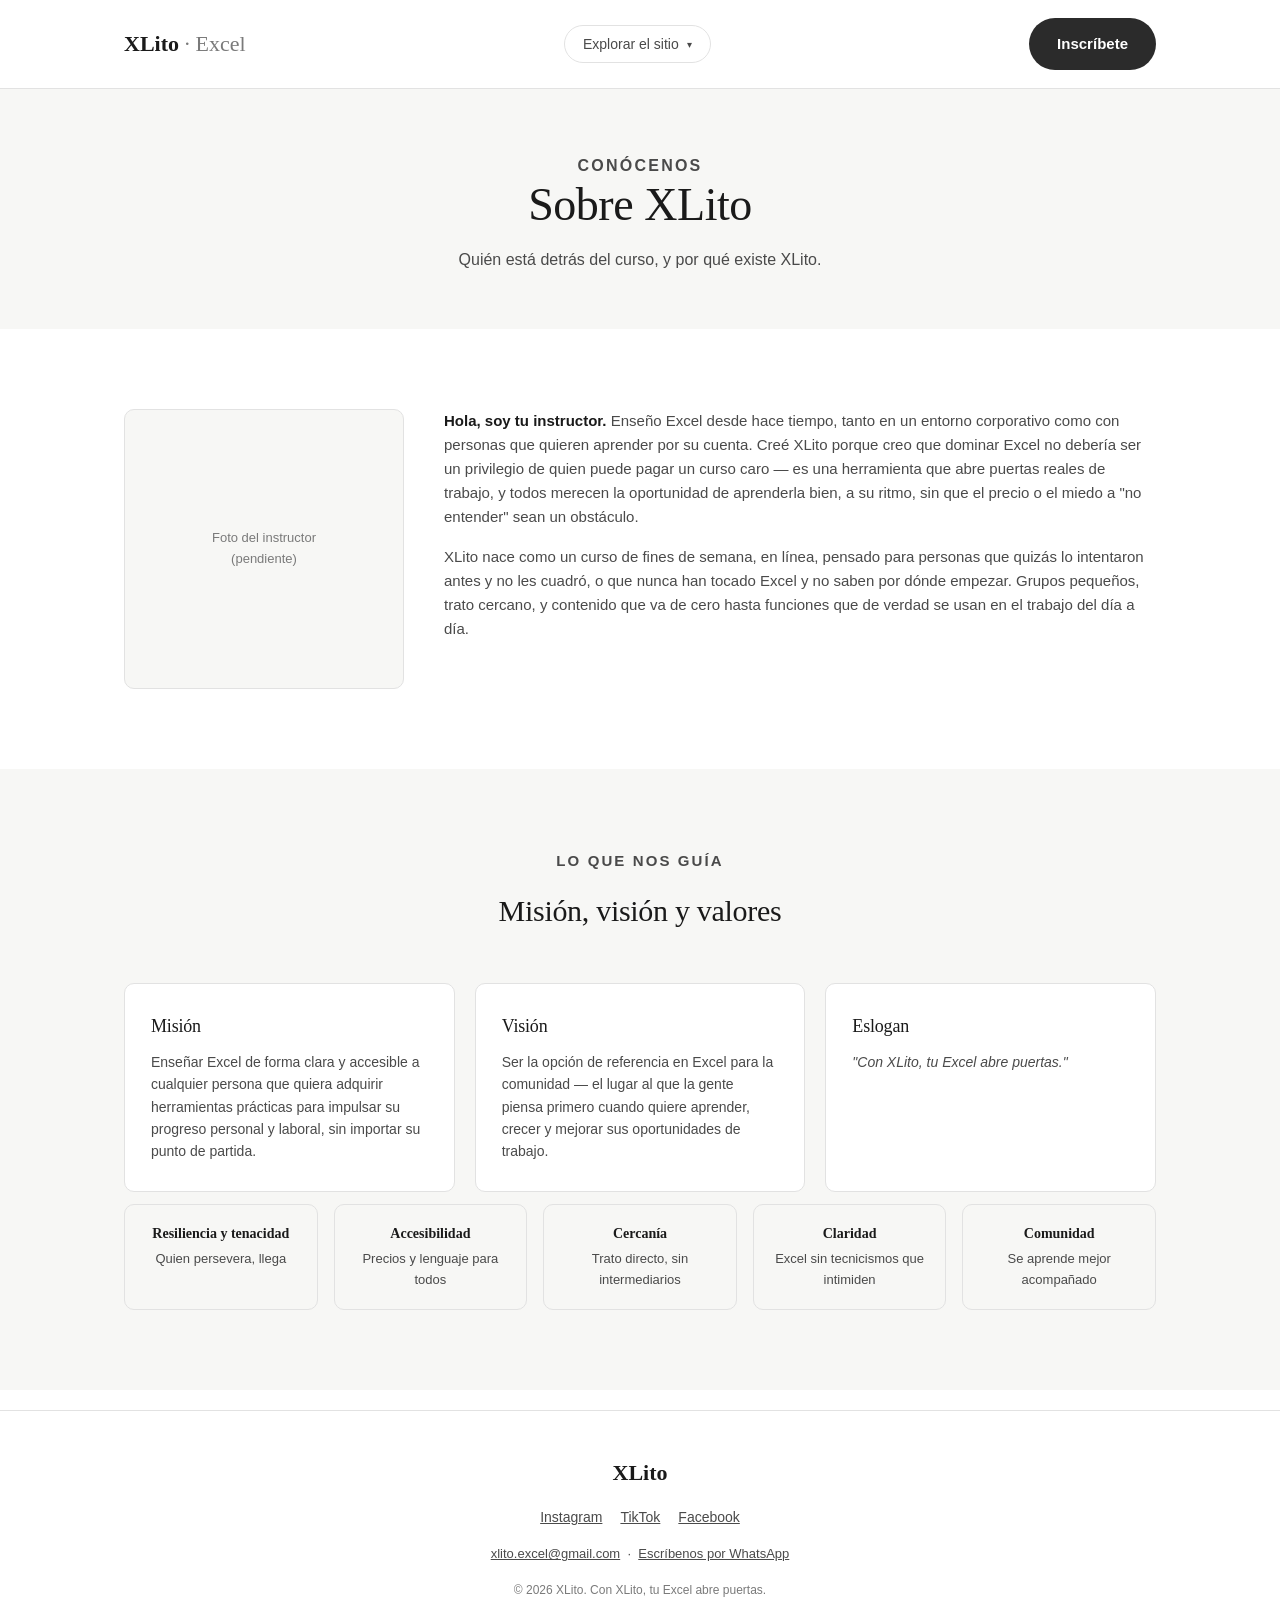
<file: nosotros.html>
<!DOCTYPE html>
<html lang="es">
<head>
<meta charset="UTF-8">
<meta name="viewport" content="width=device-width, initial-scale=1.0">
<title>Sobre XLito</title>
<link rel="stylesheet" href="styles.css">
<style>
  .about-grid{display:grid; grid-template-columns:1fr; gap:40px; align-items:start;}
  @media(min-width:760px){.about-grid{grid-template-columns:280px 1fr;}}
  .avatar-box{width:100%; aspect-ratio:1; border-radius:var(--radius); background:var(--bg-alt); border:1px solid var(--line); display:flex; align-items:center; justify-content:center; color:var(--muted); font-size:13px; text-align:center; padding:20px;}
  .about-text p{margin-bottom:16px; color:var(--ink-soft); font-size:15px;}
  .mvv-grid{display:grid; grid-template-columns:1fr; gap:20px; margin-top:20px;}
  @media(min-width:760px){.mvv-grid{grid-template-columns:repeat(3,1fr);}}
  .values-grid{display:grid; grid-template-columns:1fr 1fr; gap:16px; margin-top:12px;}
  @media(min-width:700px){.values-grid{grid-template-columns:repeat(5,1fr);}}
  .value-chip{border:1px solid var(--line); border-radius:var(--radius); padding:18px 14px; text-align:center; font-size:13px; color:var(--ink-soft);}
  .value-chip strong{display:block; font-size:14px; color:var(--ink); margin-bottom:4px; font-family:var(--serif);}
</style>
</head>
<body>

<nav>
  <div class="wrap">
    <a href="index.html" class="logo-mark">XLito <span>· Excel</span></a>
    <div class="nav-menu">
      <button class="nav-menu-btn" id="nav-menu-btn" aria-expanded="false" aria-controls="nav-panel">Explorar el sitio <span class="chev">▾</span></button>
      <div class="nav-panel" id="nav-panel">
        <div><p class="nav-group-title">El curso</p>
          <a href="niveles.html">Niveles, temarios y precios</a>
          <a href="como-funciona.html">Cómo funciona</a>
        </div>
        <div><p class="nav-group-title">Conócenos</p>
          <a href="nosotros.html" class="current">Sobre XLito</a>
          <a href="testimonios.html">Testimonios</a>
          <a href="faq.html">Preguntas frecuentes</a>
        </div>
        <div><p class="nav-group-title">Empieza</p>
          <a href="recursos.html">Recursos gratis</a>
          <a href="quiz.html">¿Qué nivel soy?</a>
          <a href="inscripcion.html">Inscripción</a>
        </div>
      </div>
    </div>
    <a href="inscripcion.html" class="btn">Inscríbete</a>
  </div>
</nav>

<header class="page-hero">
  <div class="wrap">
    <p class="eyebrow">Conócenos</p>
    <h1>Sobre XLito</h1>
    <p>Quién está detrás del curso, y por qué existe XLito.</p>
  </div>
</header>

<section>
  <div class="wrap">
    <div class="about-grid">
      <div class="avatar-box">Foto del instructor<br>(pendiente)</div>
      <div class="about-text">
        <p><strong style="color:var(--ink);">Hola, soy tu instructor.</strong> Enseño Excel desde hace tiempo, tanto en un entorno corporativo como con personas que quieren aprender por su cuenta. Creé XLito porque creo que dominar Excel no debería ser un privilegio de quien puede pagar un curso caro — es una herramienta que abre puertas reales de trabajo, y todos merecen la oportunidad de aprenderla bien, a su ritmo, sin que el precio o el miedo a "no entender" sean un obstáculo.</p>
        <p>XLito nace como un curso de fines de semana, en línea, pensado para personas que quizás lo intentaron antes y no les cuadró, o que nunca han tocado Excel y no saben por dónde empezar. Grupos pequeños, trato cercano, y contenido que va de cero hasta funciones que de verdad se usan en el trabajo del día a día.</p>
      </div>
    </div>
  </div>
</section>

<section style="background:var(--bg-alt);">
  <div class="wrap">
    <div class="section-head">
      <p class="eyebrow">Lo que nos guía</p>
      <h2>Misión, visión y valores</h2>
    </div>
    <div class="mvv-grid">
      <div class="card">
        <h3 style="font-size:18px; margin-bottom:10px;">Misión</h3>
        <p style="font-size:14px; color:var(--ink-soft);">Enseñar Excel de forma clara y accesible a cualquier persona que quiera adquirir herramientas prácticas para impulsar su progreso personal y laboral, sin importar su punto de partida.</p>
      </div>
      <div class="card">
        <h3 style="font-size:18px; margin-bottom:10px;">Visión</h3>
        <p style="font-size:14px; color:var(--ink-soft);">Ser la opción de referencia en Excel para la comunidad — el lugar al que la gente piensa primero cuando quiere aprender, crecer y mejorar sus oportunidades de trabajo.</p>
      </div>
      <div class="card">
        <h3 style="font-size:18px; margin-bottom:10px;">Eslogan</h3>
        <p style="font-size:14px; color:var(--ink-soft); font-style:italic;">"Con XLito, tu Excel abre puertas."</p>
      </div>
    </div>

    <div class="values-grid">
      <div class="value-chip"><strong>Resiliencia y tenacidad</strong>Quien persevera, llega</div>
      <div class="value-chip"><strong>Accesibilidad</strong>Precios y lenguaje para todos</div>
      <div class="value-chip"><strong>Cercanía</strong>Trato directo, sin intermediarios</div>
      <div class="value-chip"><strong>Claridad</strong>Excel sin tecnicismos que intimiden</div>
      <div class="value-chip"><strong>Comunidad</strong>Se aprende mejor acompañado</div>
    </div>
  </div>
</section>

<footer>
  <div class="wrap">
    <div class="logo-mark">XLito</div>
    <div class="socials"><a href="https://www.instagram.com/xlito_excel" target="_blank" rel="noopener">Instagram</a><a href="https://www.tiktok.com/@xlito_excel" target="_blank" rel="noopener">TikTok</a><a href="https://www.facebook.com/profile.php?id=61592092803394" target="_blank" rel="noopener">Facebook</a></div>
    <p style="font-size:13px; color:var(--ink-soft);"><a href="mailto:xlito.excel@gmail.com">xlito.excel@gmail.com</a> &nbsp;·&nbsp; <a href="https://wa.me/525567896394?text=Hola%2C%20me%20interesa%20el%20curso%20de%20Excel%20de%20XLito" target="_blank" rel="noopener">Escríbenos por WhatsApp</a></p>
    <p class="fine">© 2026 XLito. Con XLito, tu Excel abre puertas.</p>
  </div>
</footer>
<script src="nav.js"></script>
<script src="effects.js"></script>
</body>
</html>
</file>
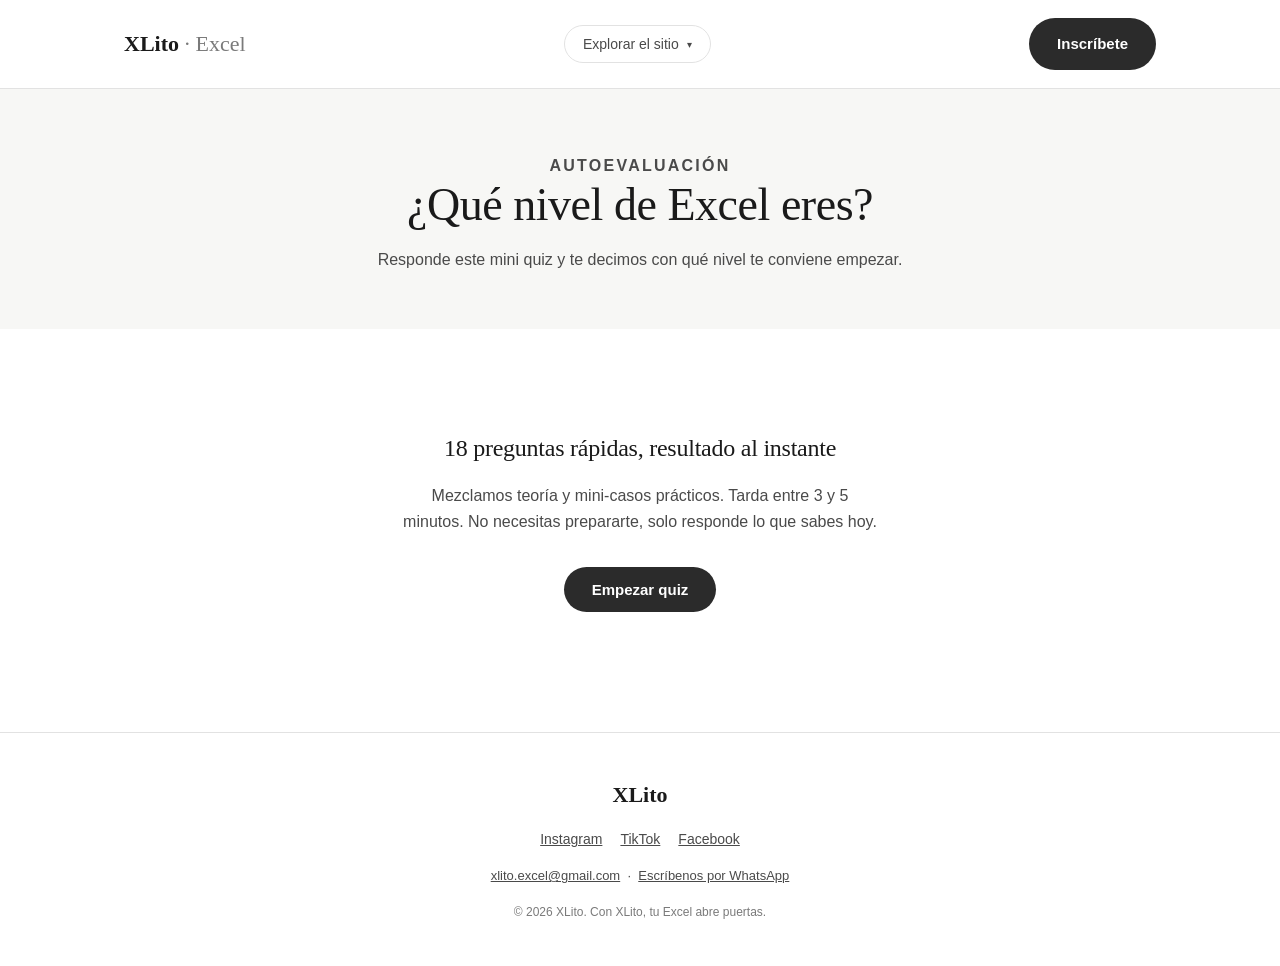
<file: quiz.html>
<!DOCTYPE html>
<html lang="es">
<head>
<meta charset="UTF-8">
<meta name="viewport" content="width=device-width, initial-scale=1.0">
<title>¿Qué nivel soy? — XLito</title>
<link rel="stylesheet" href="styles.css">
<style>
  .quiz-wrap{max-width:680px; margin:0 auto;}
  .progress-track{width:100%; height:6px; background:var(--bg-alt); border-radius:999px; overflow:hidden; margin-bottom:36px;}
  .progress-fill{height:100%; background:var(--ink); border-radius:999px; width:0%; transition:width .4s ease;}
  .progress-label{font-size:12px; color:var(--muted); margin-bottom:8px; text-align:right;}

  .q-card{opacity:0; transform:translateY(14px); transition:opacity .35s ease, transform .35s ease;}
  .q-card.active{opacity:1; transform:translateY(0);}
  .q-block-tag{font-size:11px; text-transform:uppercase; letter-spacing:.1em; color:var(--muted); font-weight:600; margin-bottom:10px;}
  .q-text{font-size:20px; font-family:var(--serif); margin-bottom:24px; line-height:1.4;}
  .q-case{background:var(--bg-alt); border-radius:var(--radius); padding:14px 18px; font-size:14px; color:var(--ink-soft); margin-bottom:18px; font-family:var(--sans);}

  .opt{display:block; width:100%; text-align:left; padding:14px 18px; margin-bottom:10px; border:1px solid var(--line); border-radius:var(--radius); background:var(--bg); font-family:var(--sans); font-size:15px; color:var(--ink); cursor:pointer; transition:background .15s ease, border-color .15s ease, transform .1s ease;}
  .opt:hover{background:var(--bg-alt); transform:translateX(2px);}
  .opt.correct{background:#e8f5ec; border-color:#4a9e64; color:#1e5c33; animation:pop .3s ease;}
  .opt.wrong{background:#fbeaea; border-color:#c85c5c; color:#8a2f2f; animation:shake .3s ease;}
  .opt.disabled{pointer-events:none;}
  .opt.faded{opacity:.45;}
  @keyframes pop{0%{transform:scale(1);}50%{transform:scale(1.02);}100%{transform:scale(1);}}
  @keyframes shake{0%,100%{transform:translateX(0);}25%{transform:translateX(-4px);}75%{transform:translateX(4px);}}

  .quiz-intro{text-align:center; padding:20px 0;}
  .quiz-intro h1{font-size:clamp(30px,4.5vw,42px); margin-bottom:16px;}
  .quiz-intro p{color:var(--ink-soft); font-size:16px; max-width:480px; margin:0 auto 32px;}

  .result-wrap{text-align:center; padding:20px 0;}
  .result-badge{display:inline-block; font-family:var(--serif); font-size:34px; color:var(--ink); border:1px solid var(--line); border-radius:16px; padding:28px 40px; margin:20px 0 28px; animation:pop .4s ease;}
  .result-sub{font-size:14px; color:var(--muted); margin-bottom:6px; text-transform:uppercase; letter-spacing:.08em;}
  .block-scores{display:grid; grid-template-columns:1fr; gap:14px; max-width:480px; margin:0 auto 32px;}
  @media(min-width:600px){.block-scores{grid-template-columns:repeat(3,1fr);}}
  .block-score{border:1px solid var(--line); border-radius:var(--radius); padding:16px; text-align:center;}
  .block-score .bs-label{font-size:12px; color:var(--muted); text-transform:uppercase; letter-spacing:.05em; margin-bottom:6px;}
  .block-score .bs-pct{font-size:22px; font-family:var(--serif); color:var(--ink);}
  .bar-bg{height:6px; background:var(--bg-alt); border-radius:999px; margin-top:8px; overflow:hidden;}
  .bar-fill{height:100%; background:var(--ink); border-radius:999px; width:0%; transition:width 1s ease;}
</style>
</head>
<body>

<nav>
  <div class="wrap">
    <a href="index.html" class="logo-mark">XLito <span>· Excel</span></a>
    <div class="nav-menu">
      <button class="nav-menu-btn" id="nav-menu-btn" aria-expanded="false" aria-controls="nav-panel">Explorar el sitio <span class="chev">▾</span></button>
      <div class="nav-panel" id="nav-panel">
        <div><p class="nav-group-title">El curso</p>
          <a href="niveles.html">Niveles, temarios y precios</a>
          <a href="como-funciona.html">Cómo funciona</a>
        </div>
        <div><p class="nav-group-title">Conócenos</p>
          <a href="nosotros.html">Sobre XLito</a>
          <a href="testimonios.html">Testimonios</a>
          <a href="faq.html">Preguntas frecuentes</a>
        </div>
        <div><p class="nav-group-title">Empieza</p>
          <a href="recursos.html">Recursos gratis</a>
          <a href="quiz.html" class="current">¿Qué nivel soy?</a>
          <a href="inscripcion.html">Inscripción</a>
        </div>
      </div>
    </div>
    <a href="inscripcion.html" class="btn">Inscríbete</a>
  </div>
</nav>

<header class="page-hero">
  <div class="wrap">
    <p class="eyebrow">Autoevaluación</p>
    <h1>¿Qué nivel de Excel eres?</h1>
    <p>Responde este mini quiz y te decimos con qué nivel te conviene empezar.</p>
  </div>
</header>

<section>
  <div class="wrap quiz-wrap">

    <div id="quiz-intro" class="quiz-intro">
      <h1 style="font-size:24px;">18 preguntas rápidas, resultado al instante</h1>
      <p>Mezclamos teoría y mini-casos prácticos. Tarda entre 3 y 5 minutos. No necesitas prepararte, solo responde lo que sabes hoy.</p>
      <button class="btn" id="start-btn">Empezar quiz</button>
    </div>

    <div id="quiz-body" style="display:none;">
      <div class="progress-label" id="progress-label">Pregunta 1 de 18</div>
      <div class="progress-track"><div class="progress-fill" id="progress-fill"></div></div>
      <div id="question-container"></div>
    </div>

    <div id="quiz-result" class="result-wrap" style="display:none;"></div>

  </div>
</section>

<footer>
  <div class="wrap">
    <div class="logo-mark">XLito</div>
    <div class="socials"><a href="https://www.instagram.com/xlito_excel" target="_blank" rel="noopener">Instagram</a><a href="https://www.tiktok.com/@xlito_excel" target="_blank" rel="noopener">TikTok</a><a href="https://www.facebook.com/profile.php?id=61592092803394" target="_blank" rel="noopener">Facebook</a></div>
    <p style="font-size:13px; color:var(--ink-soft);"><a href="mailto:xlito.excel@gmail.com">xlito.excel@gmail.com</a> &nbsp;·&nbsp; <a href="https://wa.me/525567896394?text=Hola%2C%20me%20interesa%20el%20curso%20de%20Excel%20de%20XLito" target="_blank" rel="noopener">Escríbenos por WhatsApp</a></p>
    <p class="fine">© 2026 XLito. Con XLito, tu Excel abre puertas.</p>
  </div>
</footer>
<script src="nav.js"></script>
<script src="effects.js"></script>
<script>
var QUESTIONS = [
  {block:"introductorio", text:"¿Qué combinación de teclas guarda un archivo en Excel?", options:["Ctrl+G","Ctrl+P","Ctrl+B","Alt+F4"], correct:0},
  {block:"introductorio", text:"Ves el error #REF! en una celda. ¿Qué significa generalmente?", options:["Que falta cerrar un paréntesis","Que la fórmula hace referencia a una celda que ya no existe","Que el número es muy grande","Que hay texto donde debería haber un número"], correct:1},
  {block:"introductorio", case:"Quieres que el texto \"Total: 500\" se vea en negritas y con fondo amarillo.", text:"¿Qué usarías?", options:["Formato de celdas","Validación de datos","Tabla dinámica","Macro"], correct:0},
  {block:"introductorio", text:"¿Cuál es la fórmula correcta para sumar las celdas A1 y B1?", options:["=A1+B1","=SUMA A1,B1","A1+B1=","=A1&B1"], correct:0},
  {block:"introductorio", text:"¿Qué diferencia hay entre un libro y una hoja en Excel?", options:["Son lo mismo","El libro es el archivo completo; la hoja es una de sus pestañas","La hoja es el archivo; el libro es una pestaña","El libro solo sirve para imprimir"], correct:1},
  {block:"introductorio", case:"Insertaste una imagen en tu hoja y al cambiar el ancho de las columnas, la imagen se deforma.", text:"¿Qué deberías haber ajustado antes?", options:["El tamaño de fuente","Las propiedades de anclaje/tamaño de la imagen","El color de fondo","Nada, es normal"], correct:1},

  {block:"basico", case:"Tienes una lista de 50 ventas y quieres saber cuántas fueron mayores a $1,000.", text:"¿Qué función usarías?", options:["SUMA","PROMEDIO","CONTAR.SI","BUSCARV"], correct:2},
  {block:"basico", text:"¿Qué hace la función SI en Excel?", options:["Suma valores que cumplen una condición","Evalúa una condición y devuelve un resultado u otro","Busca un valor en otra hoja","Cuenta celdas vacías"], correct:1},
  {block:"basico", case:"Copiaste la fórmula =A1*B1 hacia abajo y los resultados salieron mal.", text:"¿Qué probablemente necesitabas usar?", options:["Una referencia absoluta ($)","Una tabla dinámica","Formato condicional","Un gráfico"], correct:0},
  {block:"basico", text:"¿Para qué sirve el formato condicional?", options:["Para proteger una hoja con contraseña","Para resaltar celdas automáticamente según una regla","Para ordenar datos","Para crear una macro"], correct:1},
  {block:"basico", text:"¿Cuál es la diferencia entre ordenar y filtrar datos?", options:["Son lo mismo","Ordenar cambia el orden visual; filtrar oculta filas que no cumplen una condición","Filtrar borra datos; ordenar los conserva","Ordenar solo funciona con números"], correct:1},
  {block:"basico", case:"Quieres unir \"Juan\" y \"Pérez\" en una sola celda como \"Juan Pérez\".", text:"¿Qué usarías?", options:["BUSCARV","El operador \"&\" o CONCATENAR","Formato condicional","Tabla dinámica"], correct:1},

  {block:"intermedio", case:"Tienes una lista de empleados en una hoja y sus sueldos en otra.", text:"¿Qué función te ayuda a traer el sueldo correcto a la primera hoja?", options:["SUMA","BUSCARV o BUSCARX","CONTAR","Formato condicional"], correct:1},
  {block:"intermedio", text:"¿Qué ventaja tiene BUSCARX sobre BUSCARV?", options:["Ninguna, son iguales","Puede buscar en cualquier dirección, no solo hacia la derecha","Solo funciona con texto","Es más lento"], correct:1},
  {block:"intermedio", text:"¿Qué te permite resumir miles de filas de datos en pocos clics, sin escribir fórmulas?", options:["Una tabla dinámica","Formato de celdas","Un comentario","Congelar paneles"], correct:0},
  {block:"intermedio", case:"Haces la misma tarea repetitiva en Excel cada semana y quieres automatizarla.", text:"¿Qué herramienta te ayuda?", options:["Una macro","Un gráfico dinámico","Validación de datos","Formato condicional"], correct:0},
  {block:"intermedio", text:"¿Qué es una referencia absoluta y para qué sirve?", options:["Una celda que nunca se puede editar","Una referencia que no cambia al copiar la fórmula (se fija con $)","Un tipo de gráfico","Una función de texto"], correct:1},
  {block:"intermedio", case:"Necesitas saber cuántos días faltan para una fecha límite.", text:"¿Qué tipo de función usarías?", options:["Una función de texto","Una función de fecha (como diferencia entre fechas)","BUSCARV","Formato condicional"], correct:1}
];

var current = 0;
var scores = {introductorio:{correct:0,total:0}, basico:{correct:0,total:0}, intermedio:{correct:0,total:0}};
QUESTIONS.forEach(function(q){ scores[q.block].total++; });

document.getElementById('start-btn').addEventListener('click', function(){
  document.getElementById('quiz-intro').style.display = 'none';
  document.getElementById('quiz-body').style.display = 'block';
  renderQuestion();
});

function renderQuestion(){
  var q = QUESTIONS[current];
  var container = document.getElementById('question-container');
  var pct = Math.round((current / QUESTIONS.length) * 100);
  document.getElementById('progress-fill').style.width = pct + '%';
  document.getElementById('progress-label').textContent = 'Pregunta ' + (current+1) + ' de ' + QUESTIONS.length;

  var blockNames = {introductorio:'Introductorio', basico:'Básico', intermedio:'Intermedio'};
  var html = '<div class="q-card" id="q-card">';
  html += '<div class="q-block-tag">' + blockNames[q.block] + '</div>';
  if(q.case){ html += '<div class="q-case">' + q.case + '</div>'; }
  html += '<div class="q-text">' + q.text + '</div>';
  q.options.forEach(function(opt, i){
    html += '<button class="opt" data-index="' + i + '">' + opt + '</button>';
  });
  html += '</div>';
  container.innerHTML = html;

  requestAnimationFrame(function(){
    document.getElementById('q-card').classList.add('active');
  });

  container.querySelectorAll('.opt').forEach(function(btn){
    btn.addEventListener('click', function(){ selectAnswer(parseInt(btn.dataset.index)); });
  });
}

function selectAnswer(idx){
  var q = QUESTIONS[current];
  var buttons = document.querySelectorAll('#question-container .opt');
  buttons.forEach(function(b){ b.classList.add('disabled'); });

  buttons[idx].classList.add(idx === q.correct ? 'correct' : 'wrong');
  if(idx !== q.correct){ buttons[q.correct].classList.add('correct'); }
  buttons.forEach(function(b, i){
    if(i !== idx && i !== q.correct){ b.classList.add('faded'); }
  });

  if(idx === q.correct){ scores[q.block].correct++; }

  setTimeout(function(){
    current++;
    if(current < QUESTIONS.length){
      renderQuestion();
    } else {
      showResult();
    }
  }, 900);
}

function showResult(){
  document.getElementById('quiz-body').style.display = 'none';
  var resultEl = document.getElementById('quiz-result');
  resultEl.style.display = 'block';

  var pcts = {};
  Object.keys(scores).forEach(function(k){
    pcts[k] = Math.round((scores[k].correct / scores[k].total) * 100);
  });

  var level = 'Introductorio';
  var levelPage = 'niveles.html';
  if(pcts.introductorio >= 70 && pcts.basico >= 70 && pcts.intermedio >= 60){
    level = 'Intermedio';
  } else if(pcts.introductorio >= 70 && pcts.basico >= 60){
    level = 'Básico';
  } else {
    level = 'Introductorio';
  }

  var html = '<p class="result-sub">Tu nivel recomendado es</p>';
  html += '<div class="result-badge">' + level + '</div>';
  html += '<div class="block-scores">';
  var labels = {introductorio:'Introductorio', basico:'Básico', intermedio:'Intermedio'};
  Object.keys(labels).forEach(function(k){
    html += '<div class="block-score"><div class="bs-label">' + labels[k] + '</div><div class="bs-pct">' + pcts[k] + '%</div><div class="bar-bg"><div class="bar-fill" data-pct="' + pcts[k] + '"></div></div></div>';
  });
  html += '</div>';
  html += '<a href="inscripcion.html" class="btn">Inscribirme en ' + level + '</a>';

  resultEl.innerHTML = html;

  setTimeout(function(){
    resultEl.querySelectorAll('.bar-fill').forEach(function(bar){
      bar.style.width = bar.dataset.pct + '%';
    });
  }, 100);
}
</script>
</body>
</html>
</file>
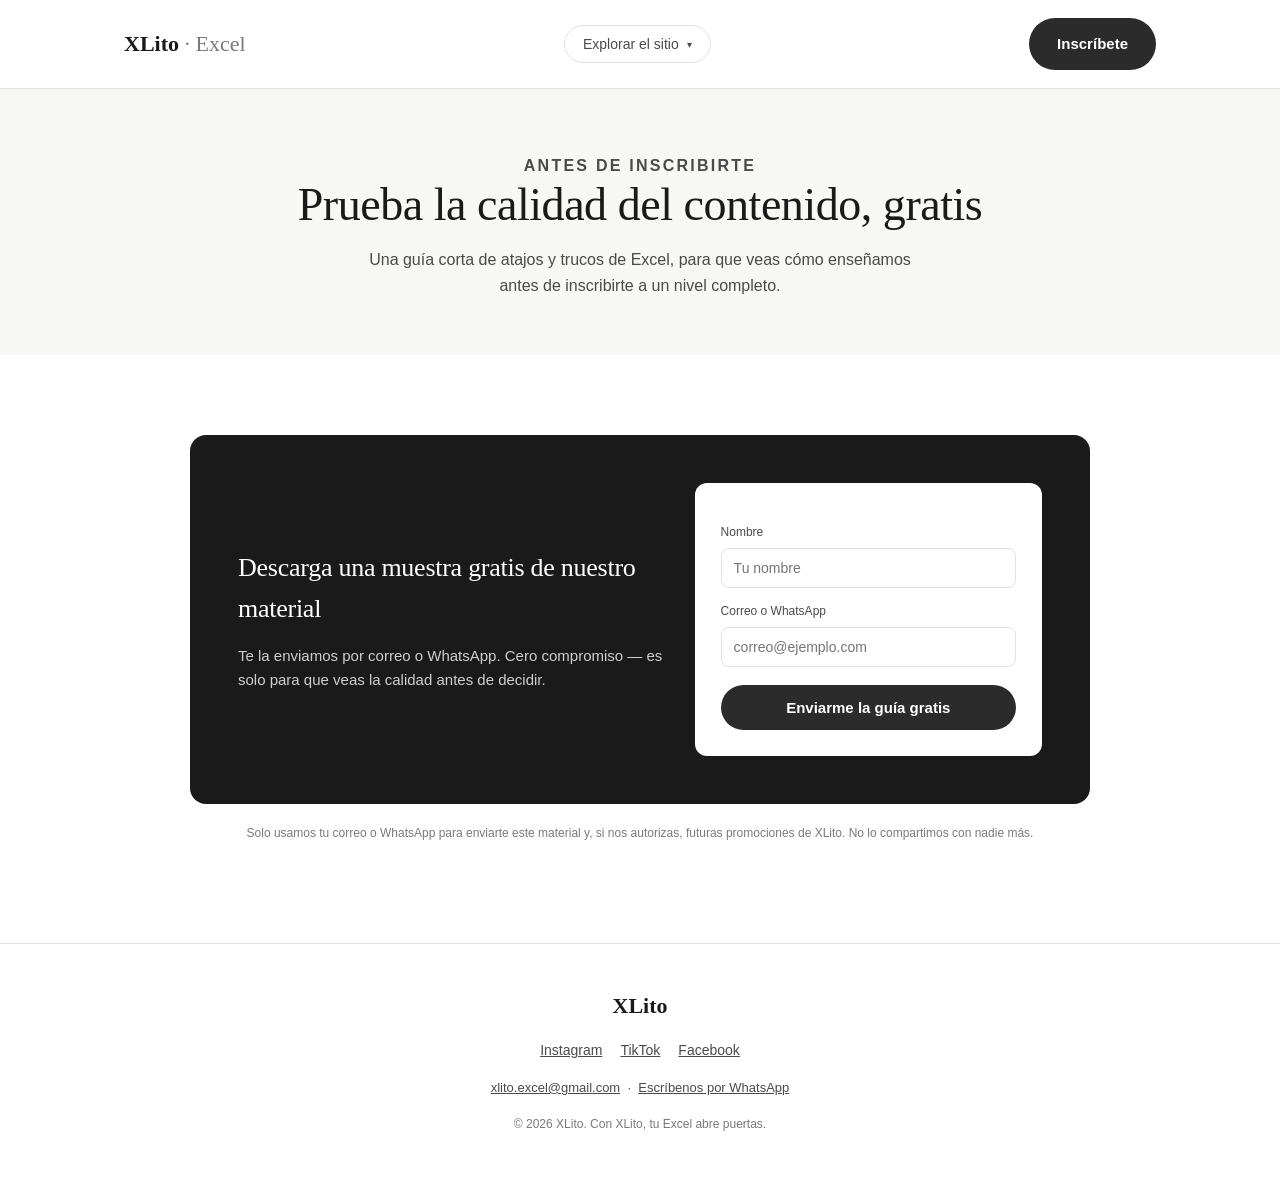
<file: recursos.html>
<!DOCTYPE html>
<html lang="es">
<head>
<meta charset="UTF-8">
<meta name="viewport" content="width=device-width, initial-scale=1.0">
<title>Recursos gratis — XLito</title>
<link rel="stylesheet" href="styles.css">
<style>
  .lead-box{display:grid; grid-template-columns:1fr; gap:32px; align-items:center; background:var(--ink); color:#fff; border-radius:16px; padding:48px; max-width:900px; margin:0 auto;}
  @media(min-width:760px){.lead-box{grid-template-columns:1.1fr .9fr;}}
  .lead-box h2{color:#fff; font-size:26px; margin-bottom:14px;}
  .lead-box p{color:#cfcfcf; font-size:15px; margin-bottom:0;}
  .lead-form{background:#fff; border-radius:12px; padding:26px; color:var(--ink);}
  .lead-form label{display:block; font-size:12px; margin:14px 0 6px; color:var(--ink-soft);}
  .lead-form input{width:100%; padding:11px 12px; border:1px solid var(--line); border-radius:8px; font-size:14px; font-family:var(--sans);}
  .lead-form .btn{width:100%; margin-top:18px; text-align:center;}
  .privacy-note{max-width:900px; margin:20px auto 0; font-size:12px; color:var(--muted); text-align:center;}
</style>
</head>
<body>

<nav>
  <div class="wrap">
    <a href="index.html" class="logo-mark">XLito <span>· Excel</span></a>
    <div class="nav-menu">
      <button class="nav-menu-btn" id="nav-menu-btn" aria-expanded="false" aria-controls="nav-panel">Explorar el sitio <span class="chev">▾</span></button>
      <div class="nav-panel" id="nav-panel">
        <div><p class="nav-group-title">El curso</p>
          <a href="niveles.html">Niveles, temarios y precios</a>
          <a href="como-funciona.html">Cómo funciona</a>
        </div>
        <div><p class="nav-group-title">Conócenos</p>
          <a href="nosotros.html">Sobre XLito</a>
          <a href="testimonios.html">Testimonios</a>
          <a href="faq.html">Preguntas frecuentes</a>
        </div>
        <div><p class="nav-group-title">Empieza</p>
          <a href="recursos.html" class="current">Recursos gratis</a>
          <a href="inscripcion.html">Inscripción</a>
        </div>
      </div>
    </div>
    <a href="inscripcion.html" class="btn">Inscríbete</a>
  </div>
</nav>

<header class="page-hero">
  <div class="wrap">
    <p class="eyebrow">Antes de inscribirte</p>
    <h1>Prueba la calidad del contenido, gratis</h1>
    <p>Una guía corta de atajos y trucos de Excel, para que veas cómo enseñamos antes de inscribirte a un nivel completo.</p>
  </div>
</header>

<section>
  <div class="wrap">
    <div class="lead-box">
      <div>
        <h2>Descarga una muestra gratis de nuestro material</h2>
        <p>Te la enviamos por correo o WhatsApp. Cero compromiso — es solo para que veas la calidad antes de decidir.</p>
      </div>
      <form class="lead-form" action="https://formsubmit.co/xlito.excel@gmail.com" method="POST">
        <input type="hidden" name="_subject" value="Nuevo lead — guia gratis XLito">
        <input type="hidden" name="_template" value="table">
        <input type="hidden" name="_captcha" value="false">
        <input type="hidden" name="_next" value="https://xlitoexcel.github.io/Sitio-web-XLito/gracias.html">
        <label for="lead-nombre">Nombre</label>
        <input id="lead-nombre" name="Nombre" type="text" placeholder="Tu nombre" required>
        <label for="lead-correo">Correo o WhatsApp</label>
        <input id="lead-correo" name="Correo o WhatsApp" type="text" placeholder="correo@ejemplo.com" required>
        <button class="btn" type="submit">Enviarme la guía gratis</button>
      </form>
    </div>
    <p class="privacy-note">Solo usamos tu correo o WhatsApp para enviarte este material y, si nos autorizas, futuras promociones de XLito. No lo compartimos con nadie más.</p>
  </div>
</section>

<footer>
  <div class="wrap">
    <div class="logo-mark">XLito</div>
    <div class="socials"><a href="https://www.instagram.com/xlito_excel" target="_blank" rel="noopener">Instagram</a><a href="https://www.tiktok.com/@xlito_excel" target="_blank" rel="noopener">TikTok</a><a href="https://www.facebook.com/profile.php?id=61592092803394" target="_blank" rel="noopener">Facebook</a></div>
    <p style="font-size:13px; color:var(--ink-soft);"><a href="mailto:xlito.excel@gmail.com">xlito.excel@gmail.com</a> &nbsp;·&nbsp; <a href="https://wa.me/525567896394?text=Hola%2C%20me%20interesa%20el%20curso%20de%20Excel%20de%20XLito" target="_blank" rel="noopener">Escríbenos por WhatsApp</a></p>
    <p class="fine">© 2026 XLito. Con XLito, tu Excel abre puertas.</p>
  </div>
</footer>
<script src="nav.js"></script>
<script src="effects.js"></script>
</body>
</html>
</file>
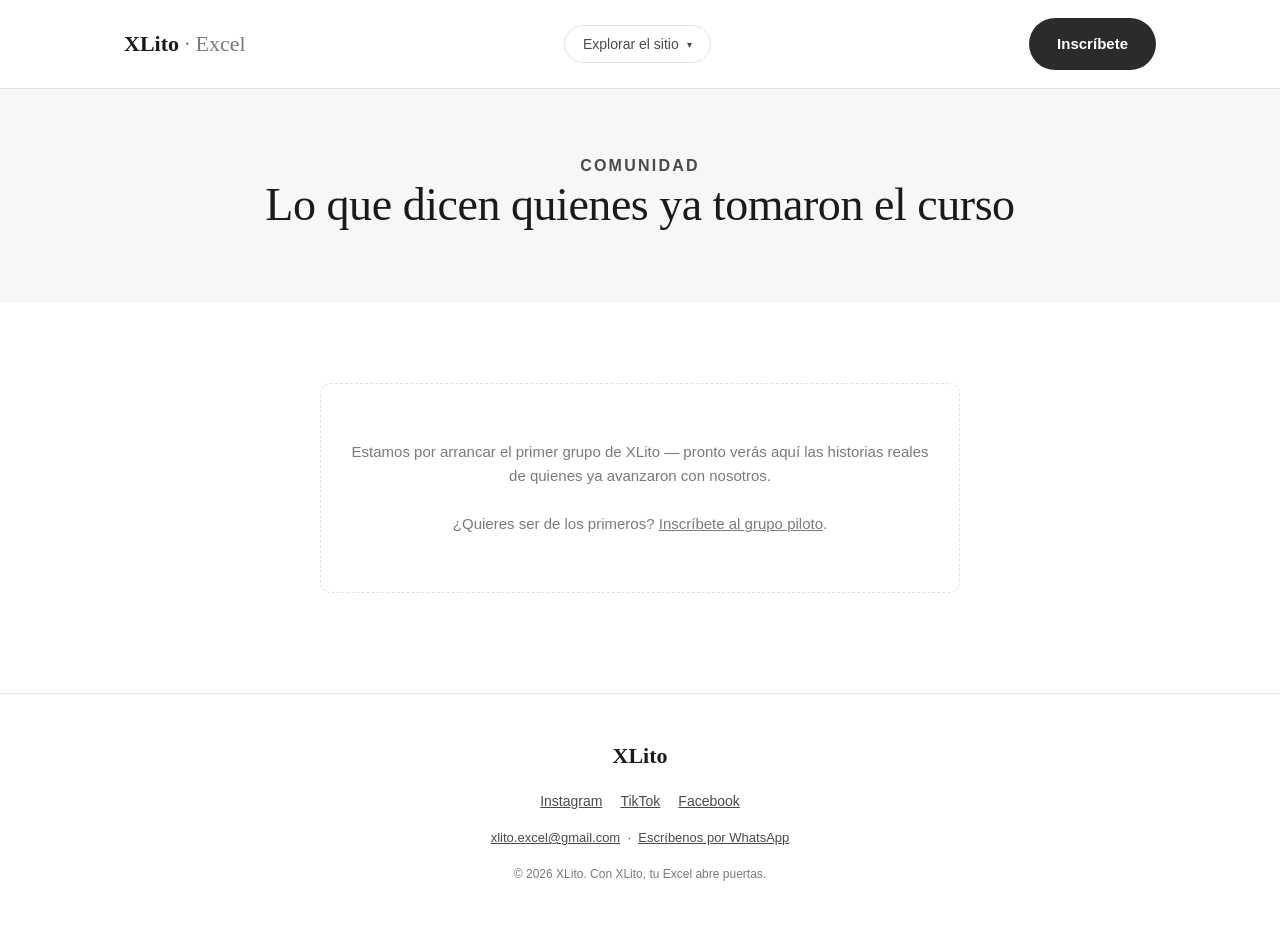
<file: testimonios.html>
<!DOCTYPE html>
<html lang="es">
<head>
<meta charset="UTF-8">
<meta name="viewport" content="width=device-width, initial-scale=1.0">
<title>Testimonios — XLito</title>
<link rel="stylesheet" href="styles.css">
<style>
  .testi-empty{border:1px dashed var(--line); border-radius:var(--radius); padding:56px 28px; text-align:center; color:var(--muted); font-size:15px; max-width:640px; margin:0 auto;}
</style>
</head>
<body>

<nav>
  <div class="wrap">
    <a href="index.html" class="logo-mark">XLito <span>· Excel</span></a>
    <div class="nav-menu">
      <button class="nav-menu-btn" id="nav-menu-btn" aria-expanded="false" aria-controls="nav-panel">Explorar el sitio <span class="chev">▾</span></button>
      <div class="nav-panel" id="nav-panel">
        <div><p class="nav-group-title">El curso</p>
          <a href="niveles.html">Niveles, temarios y precios</a>
          <a href="como-funciona.html">Cómo funciona</a>
        </div>
        <div><p class="nav-group-title">Conócenos</p>
          <a href="nosotros.html">Sobre XLito</a>
          <a href="testimonios.html" class="current">Testimonios</a>
          <a href="faq.html">Preguntas frecuentes</a>
        </div>
        <div><p class="nav-group-title">Empieza</p>
          <a href="recursos.html">Recursos gratis</a>
          <a href="quiz.html">¿Qué nivel soy?</a>
          <a href="inscripcion.html">Inscripción</a>
        </div>
      </div>
    </div>
    <a href="inscripcion.html" class="btn">Inscríbete</a>
  </div>
</nav>

<header class="page-hero">
  <div class="wrap">
    <p class="eyebrow">Comunidad</p>
    <h1>Lo que dicen quienes ya tomaron el curso</h1>
  </div>
</header>

<section>
  <div class="wrap">
    <div class="testi-empty">
      Estamos por arrancar el primer grupo de XLito — pronto verás aquí las historias reales de quienes ya avanzaron con nosotros.
      <br><br>
      ¿Quieres ser de los primeros? <a href="inscripcion.html" style="text-decoration:underline;">Inscríbete al grupo piloto</a>.
    </div>
  </div>
</section>

<footer>
  <div class="wrap">
    <div class="logo-mark">XLito</div>
    <div class="socials"><a href="https://www.instagram.com/xlito_excel" target="_blank" rel="noopener">Instagram</a><a href="https://www.tiktok.com/@xlito_excel" target="_blank" rel="noopener">TikTok</a><a href="https://www.facebook.com/profile.php?id=61592092803394" target="_blank" rel="noopener">Facebook</a></div>
    <p style="font-size:13px; color:var(--ink-soft);"><a href="mailto:xlito.excel@gmail.com">xlito.excel@gmail.com</a> &nbsp;·&nbsp; <a href="https://wa.me/525567896394?text=Hola%2C%20me%20interesa%20el%20curso%20de%20Excel%20de%20XLito" target="_blank" rel="noopener">Escríbenos por WhatsApp</a></p>
    <p class="fine">© 2026 XLito. Con XLito, tu Excel abre puertas.</p>
  </div>
</footer>
<script src="nav.js"></script>
<script src="effects.js"></script>
</body>
</html>
</file>
<file: styles.css>
/* ============================================
   PALETA TEMPORAL — reemplazar cuando llegue el
   logo/identidad final. Todo el color vive en
   estas variables: el cambio es rápido.
============================================ */
:root{
  --ink:#1a1a1a;
  --ink-soft:#4a4a4a;
  --muted:#7a7a7a;
  --line:#e2e2e2;
  --bg:#ffffff;
  --bg-alt:#f7f7f5;
  --accent:#2b2b2b;
  --radius:10px;
  --serif: Georgia, 'Times New Roman', serif;
  --sans: -apple-system, BlinkMacSystemFont, 'Segoe UI', Arial, sans-serif;
}
*{box-sizing:border-box; margin:0; padding:0;}
body{font-family:var(--sans); color:var(--ink); background:var(--bg); line-height:1.6; -webkit-font-smoothing:antialiased;}
img{max-width:100%; display:block;}
a{color:inherit;}
.wrap{max-width:1080px; margin:0 auto; padding:0 24px;}
section{padding:80px 0;}
h1,h2,h3{font-family:var(--serif); font-weight:400; letter-spacing:-0.01em;}
.eyebrow{font-size:12px; letter-spacing:.14em; text-transform:uppercase; color:var(--muted); font-weight:600; margin-bottom:14px;}
.btn{display:inline-block; padding:14px 28px; border-radius:999px; background:var(--accent); color:#fff; text-decoration:none; font-size:15px; font-weight:600; border:none; cursor:pointer; transition:opacity .15s ease;}
.btn:hover{opacity:.85;}
.btn-outline{background:transparent; color:var(--ink); border:1px solid var(--line);}
.btn-outline:hover{background:var(--bg-alt); opacity:1;}

nav{position:sticky; top:0; z-index:50; background:rgba(255,255,255,.92); backdrop-filter:blur(8px); border-bottom:1px solid var(--line);}
nav .wrap{display:flex; align-items:center; justify-content:space-between; padding:18px 24px;}
.logo-mark{font-family:var(--serif); font-size:22px; font-weight:600; text-decoration:none;}
.logo-mark span{color:var(--muted); font-weight:400;}

.nav-menu{position:relative;}
.nav-menu-btn{display:flex; align-items:center; gap:8px; background:none; border:1px solid var(--line); border-radius:999px; padding:10px 18px; font-size:14px; color:var(--ink-soft); font-family:var(--sans); cursor:pointer;}
.nav-menu-btn:hover{background:var(--bg-alt);}
.nav-menu-btn .chev{font-size:10px; transition:transform .2s ease;}
.nav-menu-btn[aria-expanded="true"] .chev{transform:rotate(180deg);}
.nav-panel{position:absolute; top:calc(100% + 10px); left:50%; transform:translateX(-50%); width:min(560px,90vw); background:#fff; border:1px solid var(--line); border-radius:14px; padding:20px; box-shadow:0 12px 32px rgba(0,0,0,.08); display:none; grid-template-columns:1fr 1fr; gap:6px 24px;}
.nav-panel.open{display:grid;}
.nav-group-title{font-size:11px; text-transform:uppercase; letter-spacing:.08em; color:var(--muted); font-weight:600; margin:10px 0 6px;}
.nav-panel a{display:block; padding:8px 10px; border-radius:8px; font-size:14px; color:var(--ink-soft); text-decoration:none;}
.nav-panel a:hover{background:var(--bg-alt); color:var(--ink);}
.nav-panel a.current{color:var(--ink); font-weight:600;}

.page-hero{padding:64px 0 56px; text-align:center; background:var(--bg-alt);}
.page-hero h1{font-size:clamp(30px,4.5vw,46px); max-width:760px; margin:0 auto 16px; line-height:1.15;}
.page-hero p{font-size:16px; color:var(--ink-soft); max-width:560px; margin:0 auto;}

.section-head{max-width:640px; margin:0 auto 48px; text-align:center;}
.section-head h2{font-size:30px; margin-bottom:12px;}
.section-head p{color:var(--ink-soft); font-size:15px;}

footer{border-top:1px solid var(--line); padding:44px 0; margin-top:20px;}
footer .wrap{display:flex; flex-direction:column; gap:16px; align-items:center; text-align:center;}
footer .socials{display:flex; gap:18px; font-size:14px; color:var(--ink-soft);}
footer .fine{font-size:12px; color:var(--muted);}

.card{border:1px solid var(--line); border-radius:var(--radius); padding:28px 26px; background:var(--bg); transition:transform .25s ease, box-shadow .25s ease, border-color .25s ease;}

@media (prefers-reduced-motion: no-preference){
  .card:hover, .level-card:hover, .teaser:hover, .step:hover, .value-chip:hover, .req-item:hover{
    transform:translateY(-3px);
    box-shadow:0 10px 24px rgba(0,0,0,.06);
    border-color:var(--muted);
  }
  .btn{ transition:opacity .15s ease, transform .15s ease; }
  .btn:active{ transform:scale(.97); }
  .nav-menu-btn, .toggle-syllabus, .dl-link{ transition:background .2s ease, transform .15s ease; }

  .reveal-init{ opacity:0; transform:translateY(18px); transition:opacity .55s ease, transform .55s ease; }
  .reveal-in{ opacity:1; transform:translateY(0); }

  .hero, .page-hero{ opacity:0; transform:translateY(10px); }
  .hero.hero-in, .page-hero{ animation:hero-rise .6s ease forwards; }
  .page-hero{ animation-delay:.05s; }
  @keyframes hero-rise{ to{ opacity:1; transform:translateY(0); } }
}
@media (prefers-reduced-motion: reduce){
  .reveal-init{ opacity:1; transform:none; }
}

.visually-hidden{position:absolute; width:1px; height:1px; overflow:hidden; clip:rect(0 0 0 0);}
@media (prefers-reduced-motion: reduce){ *{transition:none !important;} }
</file>
